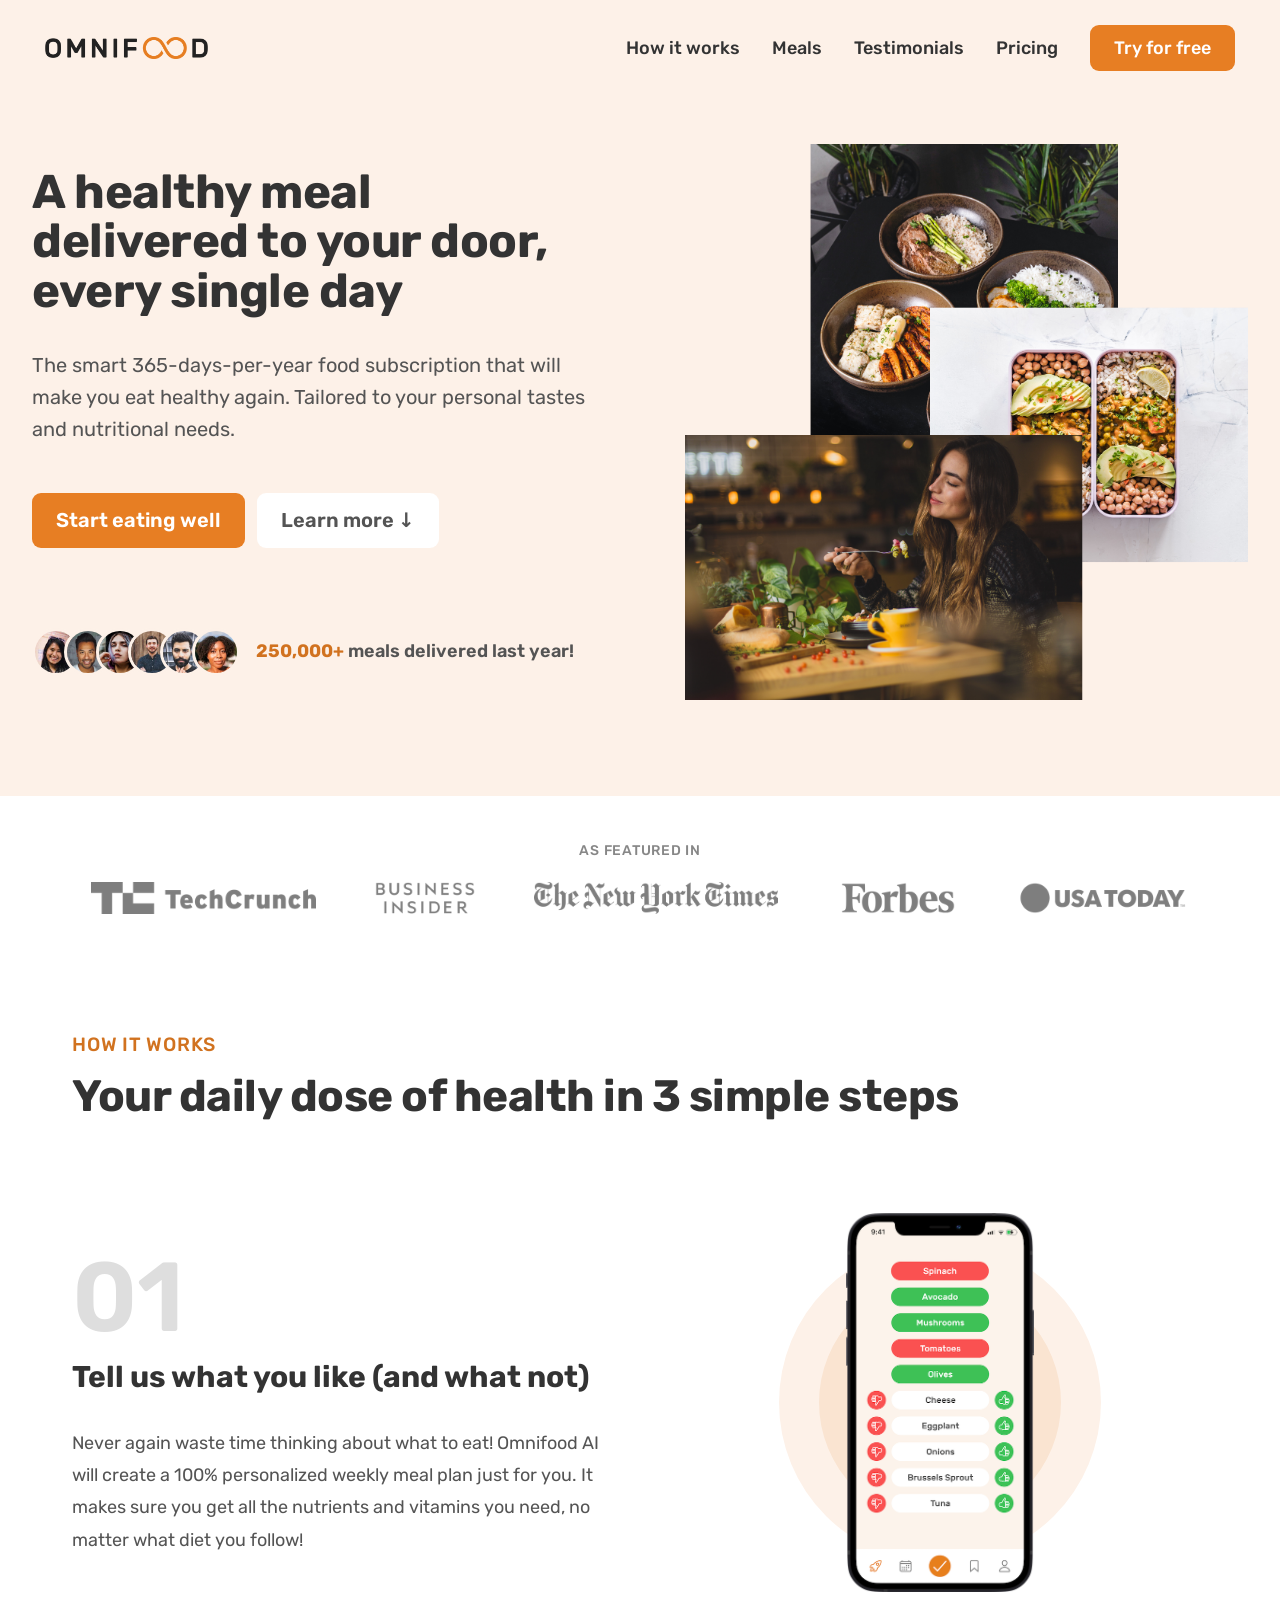
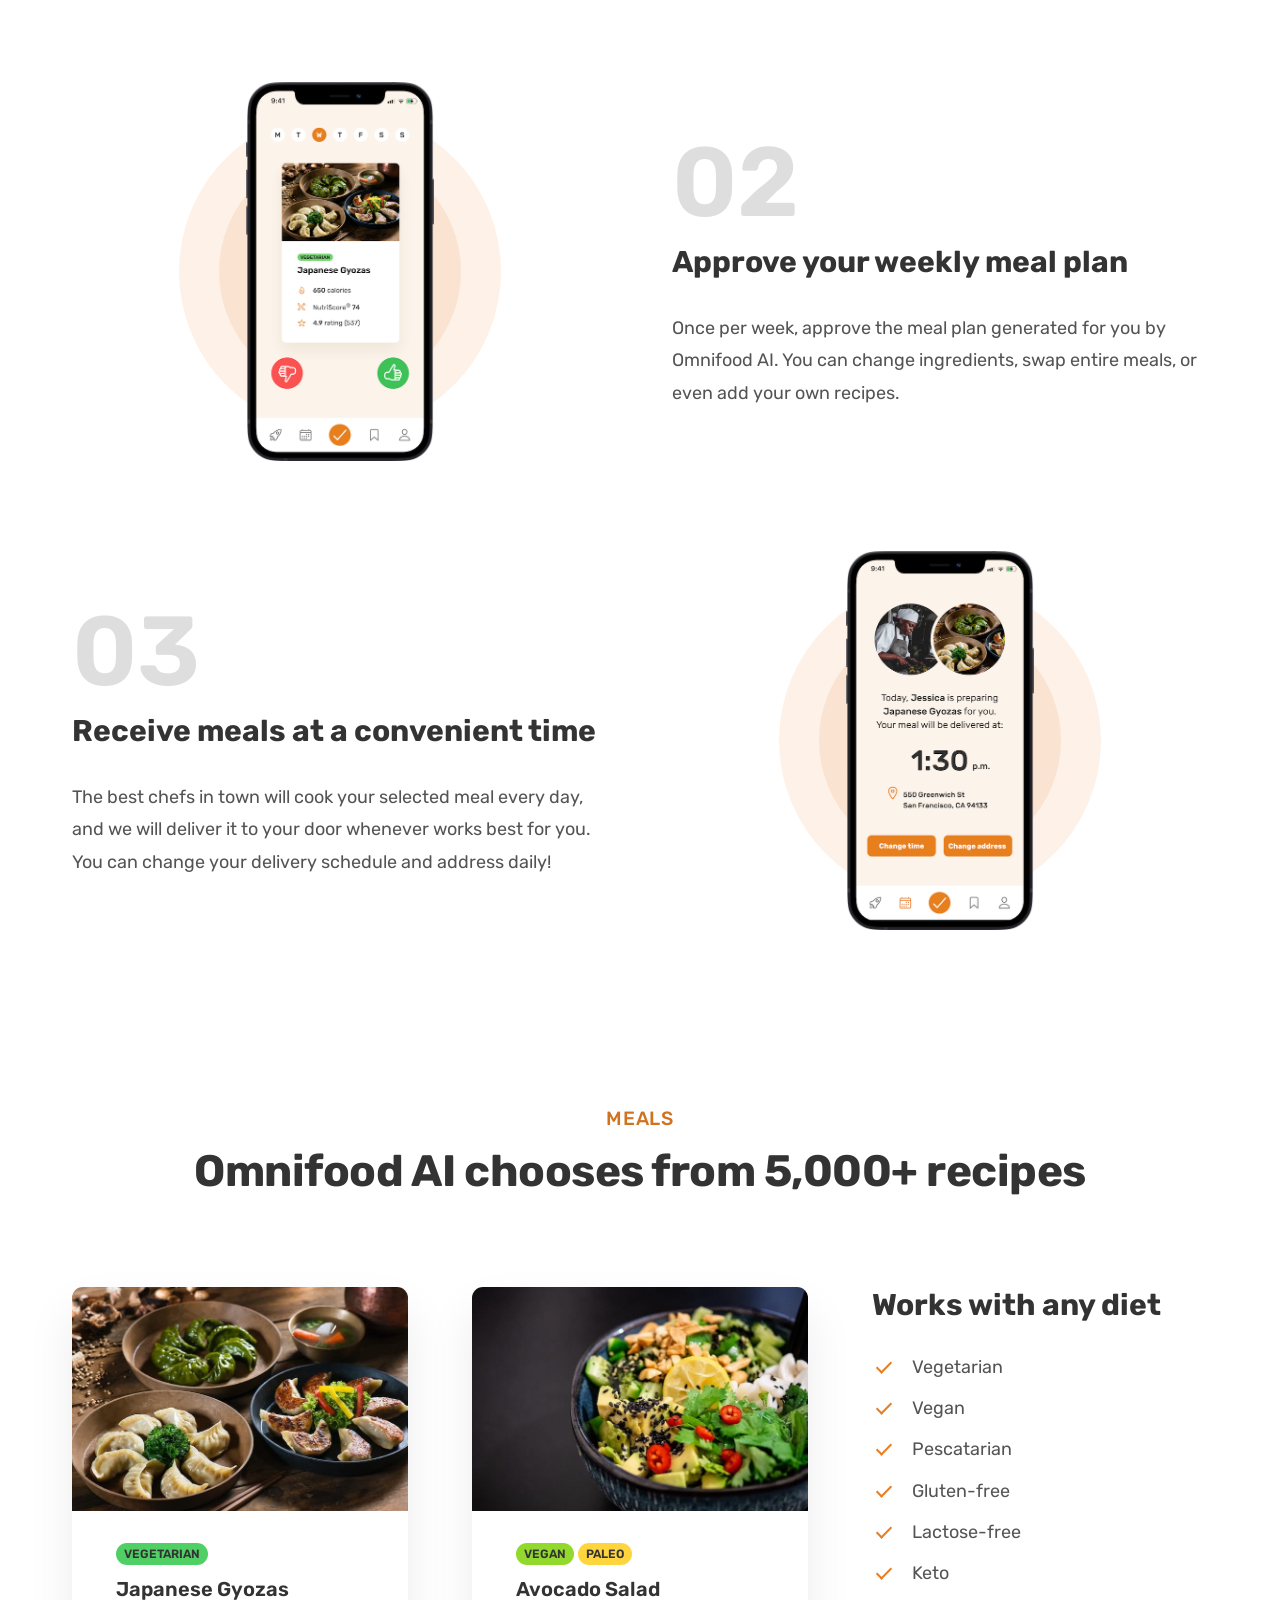
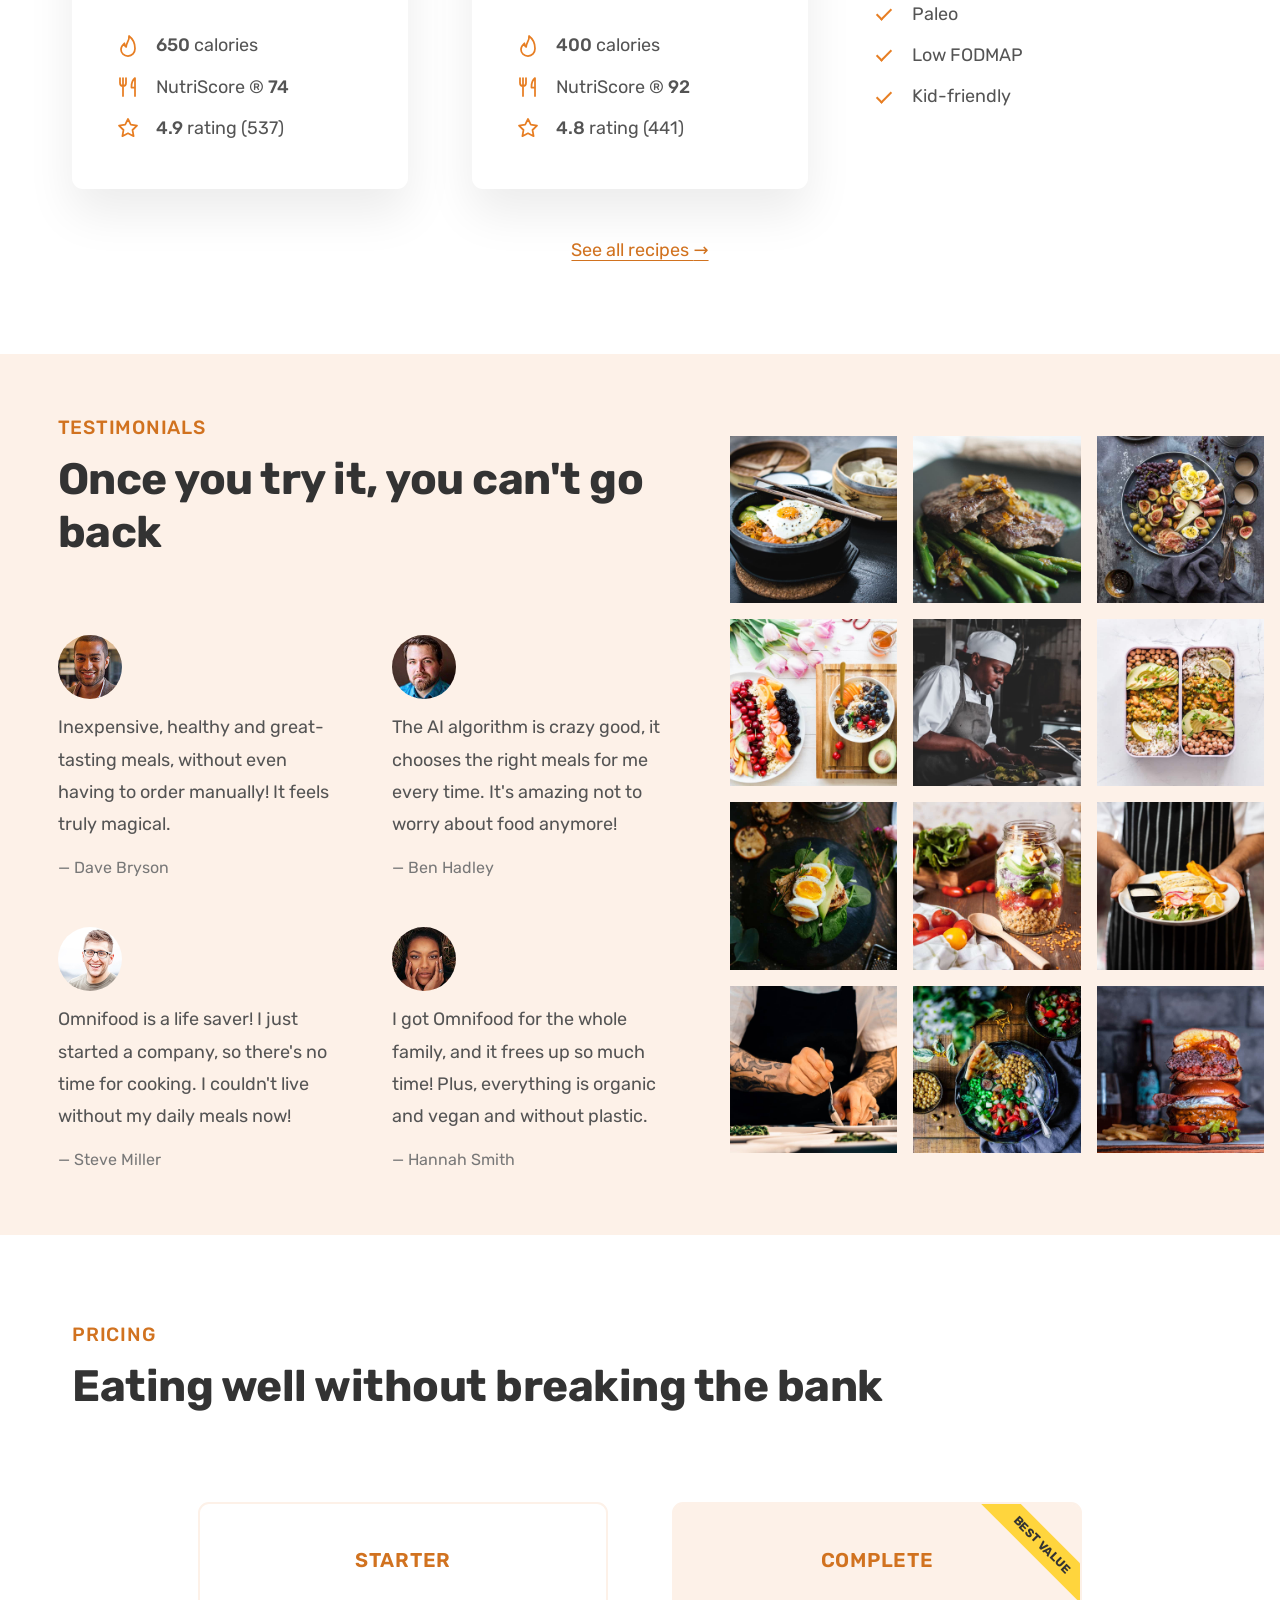
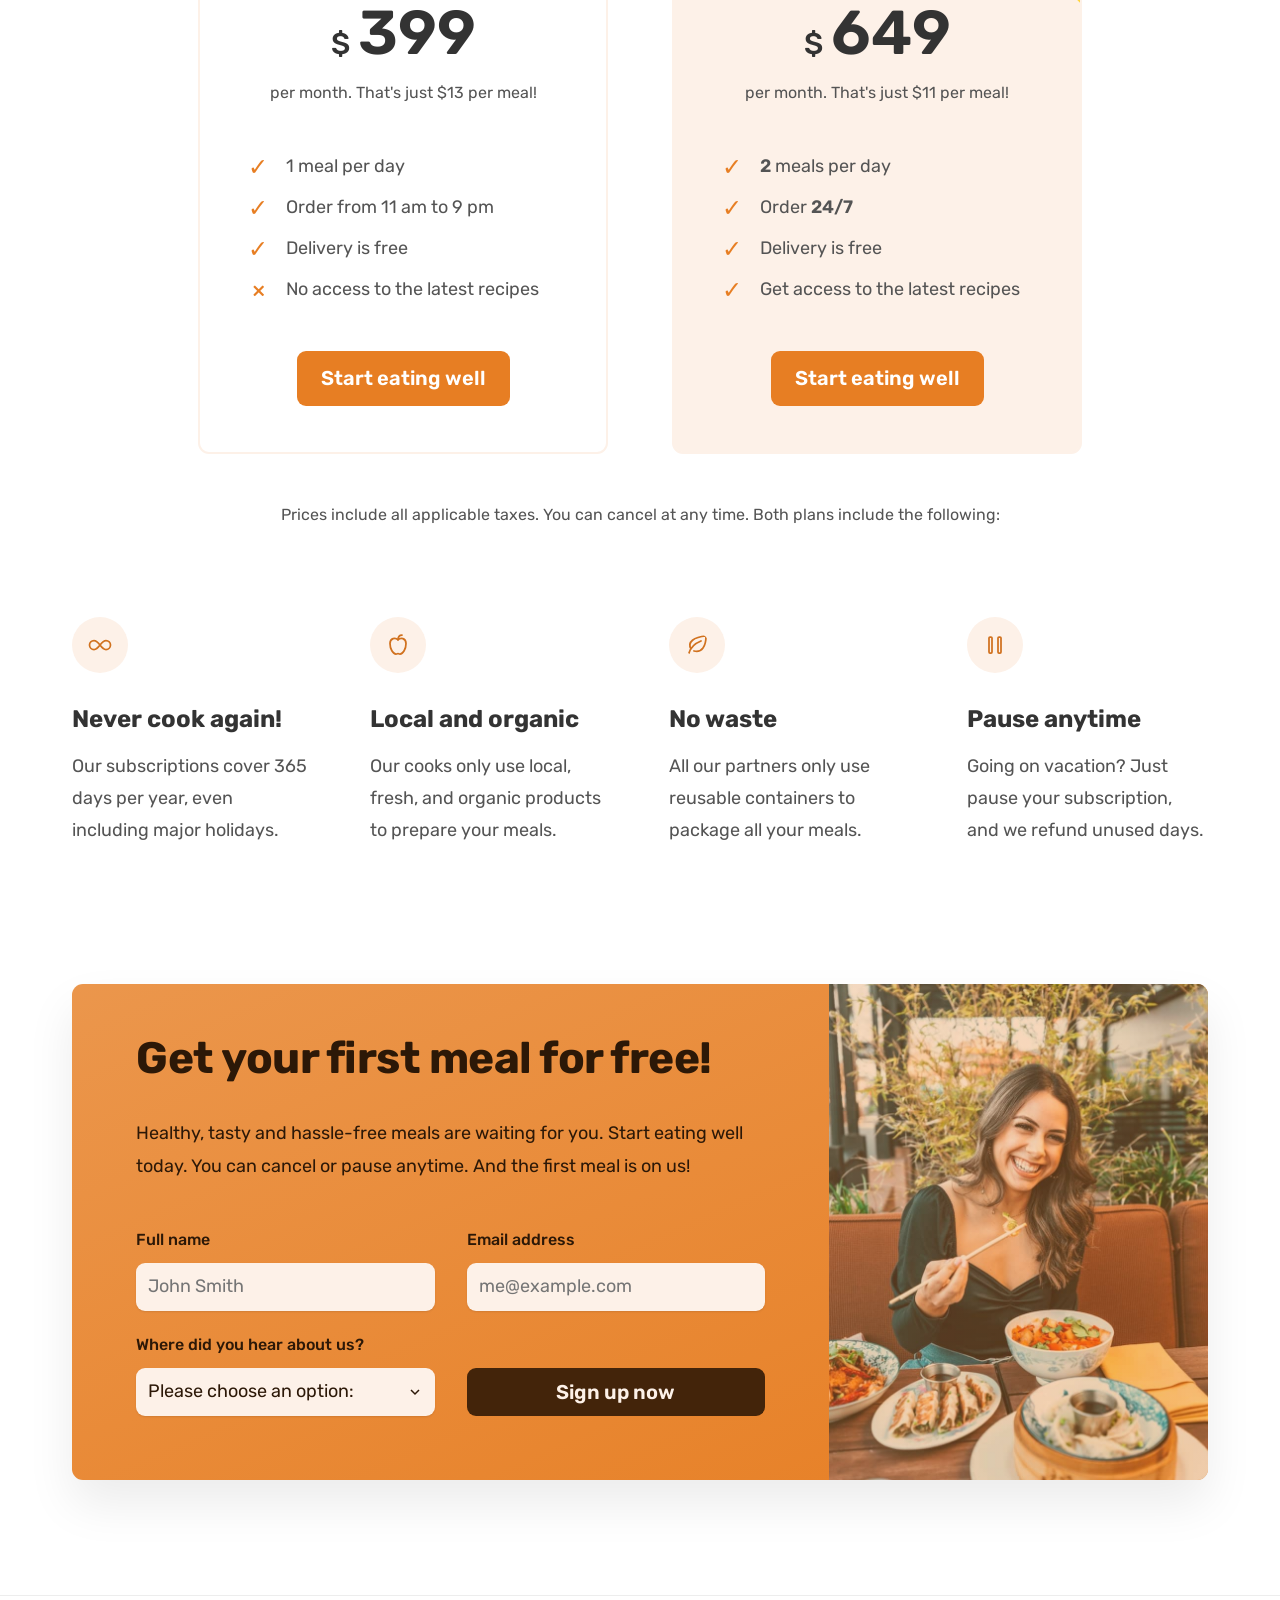
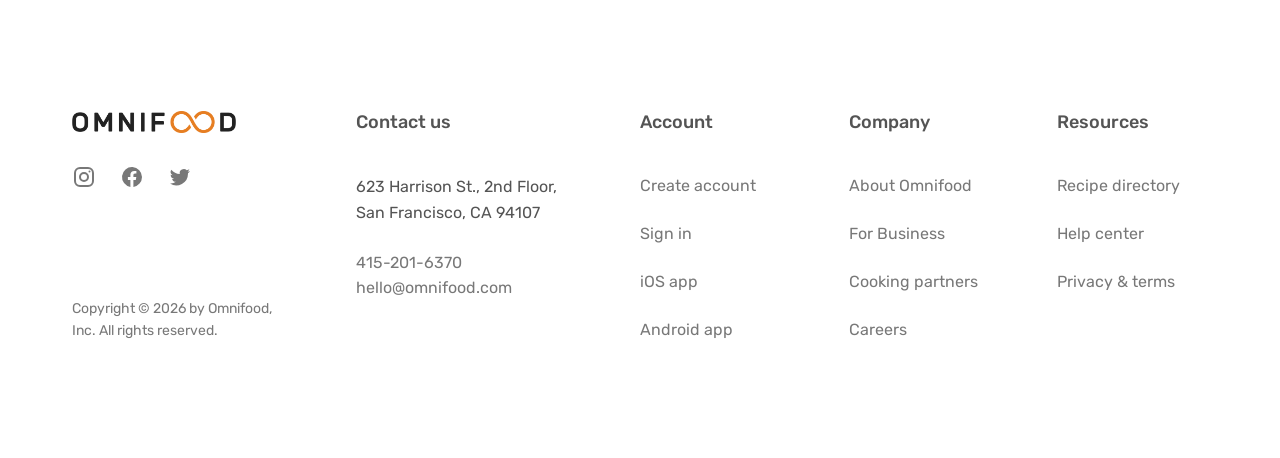
<file: index.html>
<!doctype html>

<html lang="en">
    <head>
        <meta charset="UTF-8" />
        <meta name="viewport" content="width=device-width, initial-scale=1.0" />

        <title>Omnifood — Never cook again!</title>

        <meta
            name="description"
            content="Omnifood delivers healthy meals tailored to your tastes and nutritional needs, every day of the year."
        />

        <meta name="theme-color" content="#e67e22" />
        <link rel="icon" type="image/png" href="assets/favicon.png" />

        <!-- Google Fonts -->
        <link rel="preconnect" href="https://fonts.googleapis.com" />
        <link rel="preconnect" href="https://fonts.gstatic.com" crossorigin />
        <link
            href="https://fonts.googleapis.com/css2?family=Rubik:wght@400;500;600;700&amp;display=swap"
            rel="stylesheet"
        />

        <!-- Styles -->
        <link rel="stylesheet" href="css/base.css" />
        <link rel="stylesheet" href="css/style.css" />

        <!-- Scripts -->
        <script src="js/script.js" defer></script>
    </head>

    <body id="top">
        <a class="skip-link" href="#content">Skip to content</a>

        <header class="header">
            <a class="header__brand" href="#top">
                <img
                    class="header__logo"
                    src="assets/omnifood-logo.png"
                    width="1212"
                    height="163"
                    alt="Omnifood"
                />
            </a>

            <button
                class="header__toggle"
                type="button"
                aria-controls="primary-navigation"
                aria-expanded="false"
                aria-label="Open navigation"
            >
                <svg
                    class="header__icon header__icon--open"
                    viewBox="0 0 24 24"
                    aria-hidden="true"
                >
                    <path d="M3 6h18M3 12h18M3 18h18" />
                </svg>
                <svg
                    class="header__icon header__icon--close"
                    viewBox="0 0 24 24"
                    aria-hidden="true"
                >
                    <path d="M5 5l14 14M19 5 5 19" />
                </svg>
            </button>

            <nav
                class="header__nav"
                id="primary-navigation"
                aria-label="Primary"
            >
                <ul class="header__list">
                    <!-- Add href values once the destination sections exist. -->
                    <li>
                        <a class="header__link" href="#how-it-works">
                            How it works
                        </a>
                    </li>
                    <li>
                        <a class="header__link" href="#meals"> Meals </a>
                    </li>
                    <li>
                        <a class="header__link" href="#testimonials">
                            Testimonials
                        </a>
                    </li>
                    <li>
                        <a class="header__link" href="#pricing">
                            Pricing
                        </a>
                    </li>
                    <li>
                        <a
                            class="header__link header__link--cta"
                            href="#cta"
                        >
                            Try for free
                        </a>
                    </li>
                </ul>
            </nav>
        </header>

        <main id="content" tabindex="-1">
            <section class="hero" aria-labelledby="hero-title">
                <div class="hero__inner">
                    <div class="hero__content">
                        <h1 class="hero__title" id="hero-title">
                            A healthy meal delivered to your door, every single
                            day
                        </h1>
                        <p class="hero__description">
                            The smart 365-days-per-year food subscription that
                            will make you eat healthy again. Tailored to your
                            personal tastes and nutritional needs.
                        </p>

                        <div class="hero__actions">
                            <a
                                class="hero__action hero__action--primary"
                                href="#cta"
                            >
                                Start eating well
                            </a>
                            <a
                                class="hero__action hero__action--secondary"
                                href="#how-it-works"
                            >
                                Learn more <span aria-hidden="true">↓</span>
                            </a>
                        </div>

                        <div class="hero__proof">
                            <div class="hero__avatars" aria-hidden="true">
                                <img
                                    class="hero__avatar"
                                    src="assets/customers/customer-1.jpg"
                                    width="128"
                                    height="128"
                                    alt=""
                                />
                                <img
                                    class="hero__avatar"
                                    src="assets/customers/customer-2.jpg"
                                    width="128"
                                    height="128"
                                    alt=""
                                />
                                <img
                                    class="hero__avatar"
                                    src="assets/customers/customer-3.jpg"
                                    width="128"
                                    height="128"
                                    alt=""
                                />
                                <img
                                    class="hero__avatar"
                                    src="assets/customers/customer-4.jpg"
                                    width="128"
                                    height="128"
                                    alt=""
                                />
                                <img
                                    class="hero__avatar"
                                    src="assets/customers/customer-5.jpg"
                                    width="128"
                                    height="128"
                                    alt=""
                                />
                                <img
                                    class="hero__avatar"
                                    src="assets/customers/customer-6.jpg"
                                    width="128"
                                    height="128"
                                    alt=""
                                />
                            </div>
                            <p class="hero__proof-text">
                                <strong class="hero__proof-number"
                                    >250,000+</strong
                                >
                                meals delivered last year!
                            </p>
                        </div>
                    </div>

                    <img
                        class="hero__image"
                        src="assets/hero.png"
                        width="1479"
                        height="1459"
                        alt="A woman enjoying a meal beside a collage of prepared dishes"
                        fetchpriority="high"
                    />
                </div>
            </section>

            <section class="featured" aria-labelledby="featured-title">
                <div class="featured__inner">
                    <h2 class="featured__title" id="featured-title">
                        As featured in
                    </h2>
                    <ul class="featured__logos" role="list">
                        <li>
                            <img
                                class="featured__logo"
                                src="assets/logos/techcrunch.png"
                                width="562"
                                height="80"
                                alt="TechCrunch"
                            />
                        </li>
                        <li>
                            <img
                                class="featured__logo"
                                src="assets/logos/business-insider.png"
                                width="252"
                                height="80"
                                alt="Business Insider"
                            />
                        </li>
                        <li>
                            <img
                                class="featured__logo"
                                src="assets/logos/the-new-york-times.png"
                                width="609"
                                height="80"
                                alt="The New York Times"
                            />
                        </li>
                        <li>
                            <img
                                class="featured__logo"
                                src="assets/logos/forbes.png"
                                width="306"
                                height="80"
                                alt="Forbes"
                            />
                        </li>
                        <li>
                            <img
                                class="featured__logo"
                                src="assets/logos/usa-today.png"
                                width="428"
                                height="80"
                                alt="USA Today"
                            />
                        </li>
                    </ul>
                </div>
            </section>

            <section
                class="how"
                id="how-it-works"
                aria-labelledby="how-title"
                tabindex="-1"
            >
                <div class="how__inner">
                    <p class="how__eyebrow">How it works</p>
                    <h2 class="how__title" id="how-title">
                        Your daily dose of health in 3 simple steps
                    </h2>

                    <ol class="how__steps" role="list">
                        <li class="how__step">
                            <div class="how__copy">
                                <p class="how__number" aria-hidden="true">01</p>
                                <h3 class="how__step-title">
                                    Tell us what you like (and what not)
                                </h3>
                                <p class="how__description">
                                    Never again waste time thinking about what
                                    to eat! Omnifood AI will create a 100%
                                    personalized weekly meal plan just for you.
                                    It makes sure you get all the nutrients and
                                    vitamins you need, no matter what diet you
                                    follow!
                                </p>
                            </div>
                            <div class="how__visual">
                                <img
                                    class="how__screen"
                                    src="assets/app/app-screen-1.png"
                                    width="400"
                                    height="809"
                                    loading="lazy"
                                    alt="Dietary preferences screen in the Omnifood app"
                                />
                            </div>
                        </li>
                        <li class="how__step">
                            <div class="how__copy">
                                <p class="how__number" aria-hidden="true">02</p>
                                <h3 class="how__step-title">
                                    Approve your weekly meal plan
                                </h3>
                                <p class="how__description">
                                    Once per week, approve the meal plan
                                    generated for you by Omnifood AI. You can
                                    change ingredients, swap entire meals, or
                                    even add your own recipes.
                                </p>
                            </div>
                            <div class="how__visual">
                                <img
                                    class="how__screen"
                                    src="assets/app/app-screen-2.png"
                                    width="400"
                                    height="809"
                                    loading="lazy"
                                    alt="Weekly meal plan approval screen in the Omnifood app"
                                />
                            </div>
                        </li>
                        <li class="how__step">
                            <div class="how__copy">
                                <p class="how__number" aria-hidden="true">03</p>
                                <h3 class="how__step-title">
                                    Receive meals at a convenient time
                                </h3>
                                <p class="how__description">
                                    The best chefs in town will cook your
                                    selected meal every day, and we will deliver
                                    it to your door whenever works best for you.
                                    You can change your delivery schedule and
                                    address daily!
                                </p>
                            </div>
                            <div class="how__visual">
                                <img
                                    class="how__screen"
                                    src="assets/app/app-screen-3.png"
                                    width="400"
                                    height="809"
                                    loading="lazy"
                                    alt="Delivery scheduling screen in the Omnifood app"
                                />
                            </div>
                        </li>
                    </ol>
                </div>
            </section>

            <section
                class="meals"
                id="meals"
                aria-labelledby="meals-title"
                tabindex="-1"
            >
                <div class="meals__inner">
                    <p class="meals__eyebrow">Meals</p>
                    <h2 class="meals__title" id="meals-title">
                        Omnifood AI chooses from 5,000+ recipes
                    </h2>

                    <svg class="meals__icon-defs" aria-hidden="true">
                        <symbol id="meal-icon-flame" viewBox="0 0 24 24">
                            <path
                                d="M12 22c-4 0-7-2.8-7-6.5 0-2.7 1.4-4.4 3.4-6.2-.1 2.1.9 3.2 1.8 3.6C10 9 13.8 6 13 2c4 3 6 8 6 12.5C19 19 16 22 12 22Z"
                            />
                        </symbol>
                        <symbol id="meal-icon-utensils" viewBox="0 0 24 24">
                            <path
                                d="M4 3v5a3 3 0 0 0 6 0V3M7 3v18m12 0V3c-2.2 1.8-3.5 4.8-3.5 8.5v1H19"
                            />
                        </symbol>
                        <symbol id="meal-icon-star" viewBox="0 0 24 24">
                            <path
                                d="m12 3 2.8 5.7 6.2.9-4.5 4.4 1.1 6.2-5.6-2.9-5.6 2.9 1.1-6.2L3 9.6l6.2-.9L12 3Z"
                            />
                        </symbol>
                    </svg>

                    <div class="meals__grid">
                        <article class="meal-card">
                            <img
                                class="meal-card__image"
                                src="assets/meals/meal-1.jpg"
                                width="700"
                                height="467"
                                loading="lazy"
                                alt="Pan-fried gyozas with sesame seeds"
                            />
                            <div class="meal-card__body">
                                <ul class="meal-card__tags" role="list">
                                    <li
                                        class="meal-card__tag meal-card__tag--vegetarian"
                                    >
                                        Vegetarian
                                    </li>
                                </ul>
                                <h3 class="meal-card__title">
                                    Japanese Gyozas
                                </h3>
                                <ul class="meal-card__stats" role="list">
                                    <li class="meal-card__stat">
                                        <svg
                                            class="meal-card__icon"
                                            aria-hidden="true"
                                        >
                                            <use href="#meal-icon-flame" />
                                        </svg>
                                        <span
                                            ><strong>650</strong> calories</span
                                        >
                                    </li>
                                    <li class="meal-card__stat">
                                        <svg
                                            class="meal-card__icon"
                                            aria-hidden="true"
                                        >
                                            <use href="#meal-icon-utensils" />
                                        </svg>
                                        <span
                                            >NutriScore &reg;
                                            <strong>74</strong></span
                                        >
                                    </li>
                                    <li class="meal-card__stat">
                                        <svg
                                            class="meal-card__icon"
                                            aria-hidden="true"
                                        >
                                            <use href="#meal-icon-star" />
                                        </svg>
                                        <span
                                            ><strong>4.9</strong> rating
                                            (537)</span
                                        >
                                    </li>
                                </ul>
                            </div>
                        </article>

                        <article class="meal-card">
                            <img
                                class="meal-card__image"
                                src="assets/meals/meal-2.jpg"
                                width="700"
                                height="467"
                                loading="lazy"
                                alt="Avocado salad with fresh vegetables"
                            />
                            <div class="meal-card__body">
                                <ul class="meal-card__tags" role="list">
                                    <li
                                        class="meal-card__tag meal-card__tag--vegan"
                                    >
                                        Vegan
                                    </li>
                                    <li
                                        class="meal-card__tag meal-card__tag--paleo"
                                    >
                                        Paleo
                                    </li>
                                </ul>
                                <h3 class="meal-card__title">Avocado Salad</h3>
                                <ul class="meal-card__stats" role="list">
                                    <li class="meal-card__stat">
                                        <svg
                                            class="meal-card__icon"
                                            aria-hidden="true"
                                        >
                                            <use href="#meal-icon-flame" />
                                        </svg>
                                        <span
                                            ><strong>400</strong> calories</span
                                        >
                                    </li>
                                    <li class="meal-card__stat">
                                        <svg
                                            class="meal-card__icon"
                                            aria-hidden="true"
                                        >
                                            <use href="#meal-icon-utensils" />
                                        </svg>
                                        <span
                                            >NutriScore &reg;
                                            <strong>92</strong></span
                                        >
                                    </li>
                                    <li class="meal-card__stat">
                                        <svg
                                            class="meal-card__icon"
                                            aria-hidden="true"
                                        >
                                            <use href="#meal-icon-star" />
                                        </svg>
                                        <span
                                            ><strong>4.8</strong> rating
                                            (441)</span
                                        >
                                    </li>
                                </ul>
                            </div>
                        </article>

                        <div class="meals__diets">
                            <h3 class="meals__diet-title">
                                Works with any diet
                            </h3>
                            <ul class="meals__diet-list" role="list">
                                <li class="meals__diet">Vegetarian</li>
                                <li class="meals__diet">Vegan</li>
                                <li class="meals__diet">Pescatarian</li>
                                <li class="meals__diet">Gluten-free</li>
                                <li class="meals__diet">Lactose-free</li>
                                <li class="meals__diet">Keto</li>
                                <li class="meals__diet">Paleo</li>
                                <li class="meals__diet">Low FODMAP</li>
                                <li class="meals__diet">Kid-friendly</li>
                            </ul>
                        </div>
                    </div>

                    <p class="meals__recipes">
                        <a
                            class="meals__recipe-link"
                            role="link"
                            aria-disabled="true"
                        >
                            See all recipes <span aria-hidden="true">→</span>
                        </a>
                    </p>
                </div>
            </section>

            <section
                class="testimonials"
                id="testimonials"
                aria-labelledby="testimonials-title"
                tabindex="-1"
            >
                <div class="testimonials__content">
                    <p class="testimonials__eyebrow">Testimonials</p>
                    <h2 class="testimonials__title" id="testimonials-title">
                        Once you try it, you can't go back
                    </h2>

                    <div class="testimonials__quotes">
                        <figure class="testimonials__quote">
                            <img
                                class="testimonials__portrait"
                                src="assets/customers/dave.jpg"
                                width="128"
                                height="128"
                                loading="lazy"
                                alt=""
                            />
                            <blockquote class="testimonials__text">
                                <p>
                                    Inexpensive, healthy and great-tasting
                                    meals, without even having to order
                                    manually! It feels truly magical.
                                </p>
                            </blockquote>
                            <figcaption class="testimonials__name">
                                &mdash; Dave Bryson
                            </figcaption>
                        </figure>

                        <figure class="testimonials__quote">
                            <img
                                class="testimonials__portrait"
                                src="assets/customers/ben.jpg"
                                width="128"
                                height="128"
                                loading="lazy"
                                alt=""
                            />
                            <blockquote class="testimonials__text">
                                <p>
                                    The AI algorithm is crazy good, it chooses
                                    the right meals for me every time. It's
                                    amazing not to worry about food anymore!
                                </p>
                            </blockquote>
                            <figcaption class="testimonials__name">
                                &mdash; Ben Hadley
                            </figcaption>
                        </figure>

                        <figure class="testimonials__quote">
                            <img
                                class="testimonials__portrait"
                                src="assets/customers/steve.jpg"
                                width="128"
                                height="128"
                                loading="lazy"
                                alt=""
                            />
                            <blockquote class="testimonials__text">
                                <p>
                                    Omnifood is a life saver! I just started a
                                    company, so there's no time for cooking. I
                                    couldn't live without my daily meals now!
                                </p>
                            </blockquote>
                            <figcaption class="testimonials__name">
                                &mdash; Steve Miller
                            </figcaption>
                        </figure>

                        <figure class="testimonials__quote">
                            <img
                                class="testimonials__portrait"
                                src="assets/customers/hannah.jpg"
                                width="128"
                                height="128"
                                loading="lazy"
                                alt=""
                            />
                            <blockquote class="testimonials__text">
                                <p>
                                    I got Omnifood for the whole family, and it
                                    frees up so much time! Plus, everything is
                                    organic and vegan and without plastic.
                                </p>
                            </blockquote>
                            <figcaption class="testimonials__name">
                                &mdash; Hannah Smith
                            </figcaption>
                        </figure>
                    </div>
                </div>

                <ul
                    class="testimonials__gallery"
                    role="list"
                    aria-label="Food gallery"
                >
                    <li class="testimonials__tile">
                        <img
                            src="assets/gallery/gallery-1.jpg"
                            width="800"
                            height="800"
                            loading="lazy"
                            alt="Rice bowl topped with a fried egg"
                        />
                    </li>
                    <li class="testimonials__tile">
                        <img
                            src="assets/gallery/gallery-2.jpg"
                            width="800"
                            height="800"
                            loading="lazy"
                            alt="Steak with green beans"
                        />
                    </li>
                    <li class="testimonials__tile">
                        <img
                            src="assets/gallery/gallery-3.jpg"
                            width="800"
                            height="800"
                            loading="lazy"
                            alt="Platter of fresh figs, eggs, and vegetables"
                        />
                    </li>
                    <li class="testimonials__tile">
                        <img
                            src="assets/gallery/gallery-4.jpg"
                            width="800"
                            height="800"
                            loading="lazy"
                            alt="Fresh fruit and a breakfast bowl topped with berries"
                        />
                    </li>
                    <li class="testimonials__tile">
                        <img
                            src="assets/gallery/gallery-5.jpg"
                            width="800"
                            height="800"
                            loading="lazy"
                            alt="Chef preparing a dish in a kitchen"
                        />
                    </li>
                    <li class="testimonials__tile">
                        <img
                            src="assets/gallery/gallery-6.jpg"
                            width="800"
                            height="800"
                            loading="lazy"
                            alt="Meal-prep containers with chickpeas and sliced avocado"
                        />
                    </li>
                    <li class="testimonials__tile">
                        <img
                            src="assets/gallery/gallery-7.jpg"
                            width="800"
                            height="800"
                            loading="lazy"
                            alt="Toast with greens and sliced soft-boiled egg"
                        />
                    </li>
                    <li class="testimonials__tile">
                        <img
                            src="assets/gallery/gallery-8.jpg"
                            width="800"
                            height="800"
                            loading="lazy"
                            alt="Layered salad in a glass jar"
                        />
                    </li>
                    <li class="testimonials__tile">
                        <img
                            src="assets/gallery/gallery-9.jpg"
                            width="800"
                            height="800"
                            loading="lazy"
                            alt="A plate with a sandwich and fries"
                        />
                    </li>
                    <li class="testimonials__tile">
                        <img
                            src="assets/gallery/gallery-10.jpg"
                            width="800"
                            height="800"
                            loading="lazy"
                            alt="Cook plating a dish with tweezers"
                        />
                    </li>
                    <li class="testimonials__tile">
                        <img
                            src="assets/gallery/gallery-11.jpg"
                            width="800"
                            height="800"
                            loading="lazy"
                            alt="Grain bowl with herbs and diced vegetables"
                        />
                    </li>
                    <li class="testimonials__tile">
                        <img
                            src="assets/gallery/gallery-12.jpg"
                            width="800"
                            height="800"
                            loading="lazy"
                            alt="Burger stacked with patties and melted cheese"
                        />
                    </li>
                </ul>
            </section>

            <section
                class="pricing"
                id="pricing"
                aria-labelledby="pricing-title"
                tabindex="-1"
            >
                <div class="pricing__inner">
                    <p class="pricing__eyebrow">Pricing</p>
                    <h2 class="pricing__title" id="pricing-title">
                        Eating well without breaking the bank
                    </h2>

                    <div class="pricing__plans">
                        <article class="pricing__plan" aria-labelledby="starter-title">
                            <header class="pricing__plan-heading">
                                <h3 class="pricing__plan-name" id="starter-title">
                                    Starter
                                </h3>
                                <p class="pricing__price">
                                    <span class="pricing__currency">$</span>399
                                </p>
                                <p class="pricing__price-note">
                                    per month. That's just $13 per meal!
                                </p>
                            </header>
                            <ul class="pricing__perks" role="list">
                                <li class="pricing__perk">
                                    <span class="pricing__mark" aria-hidden="true">✓</span>
                                    <span>1 meal per day</span>
                                </li>
                                <li class="pricing__perk">
                                    <span class="pricing__mark" aria-hidden="true">✓</span>
                                    <span>Order from 11 am to 9 pm</span>
                                </li>
                                <li class="pricing__perk">
                                    <span class="pricing__mark" aria-hidden="true">✓</span>
                                    <span>Delivery is free</span>
                                </li>
                                <li class="pricing__perk">
                                    <span class="pricing__mark" aria-hidden="true">×</span>
                                    <span>No access to the latest recipes</span>
                                </li>
                            </ul>
                            <a
                                class="pricing__action"
                                href="#cta"
                                aria-label="Start eating well with Starter"
                            >
                                Start eating well
                            </a>
                        </article>

                        <article
                            class="pricing__plan pricing__plan--complete"
                            aria-labelledby="complete-title"
                        >
                            <p class="pricing__ribbon">Best value</p>
                            <header class="pricing__plan-heading">
                                <h3 class="pricing__plan-name" id="complete-title">
                                    Complete
                                </h3>
                                <p class="pricing__price">
                                    <span class="pricing__currency">$</span>649
                                </p>
                                <p class="pricing__price-note">
                                    per month. That's just $11 per meal!
                                </p>
                            </header>
                            <ul class="pricing__perks" role="list">
                                <li class="pricing__perk">
                                    <span class="pricing__mark" aria-hidden="true">✓</span>
                                    <span><strong>2</strong> meals per day</span>
                                </li>
                                <li class="pricing__perk">
                                    <span class="pricing__mark" aria-hidden="true">✓</span>
                                    <span>Order <strong>24/7</strong></span>
                                </li>
                                <li class="pricing__perk">
                                    <span class="pricing__mark" aria-hidden="true">✓</span>
                                    <span>Delivery is free</span>
                                </li>
                                <li class="pricing__perk">
                                    <span class="pricing__mark" aria-hidden="true">✓</span>
                                    <span>Get access to the latest recipes</span>
                                </li>
                            </ul>
                            <a
                                class="pricing__action"
                                href="#cta"
                                aria-label="Start eating well with Complete"
                            >
                                Start eating well
                            </a>
                        </article>
                    </div>

                    <p class="pricing__details">
                        Prices include all applicable taxes. You can cancel at
                        any time. Both plans include the following:
                    </p>

                    <ul class="pricing__features" role="list">
                        <li>
                            <svg class="pricing__icon" viewBox="0 0 24 24" aria-hidden="true">
                                <path d="M12 12c-2.2-3-4-4.5-6-4.5a4.5 4.5 0 1 0 0 9c2 0 3.8-1.5 6-4.5s4-4.5 6-4.5a4.5 4.5 0 1 1 0 9c-2 0-3.8-1.5-6-4.5Z" />
                            </svg>
                            <h3 class="pricing__feature-title">Never cook again!</h3>
                            <p class="pricing__feature-text">
                                Our subscriptions cover 365 days per year, even
                                including major holidays.
                            </p>
                        </li>
                        <li>
                            <svg class="pricing__icon" viewBox="0 0 24 24" aria-hidden="true">
                                <path d="M12 7c-2.5-3-8-2-8 3.5C4 16 7 21 10 21c1 0 1.5-.5 2-.5s1 .5 2 .5c3 0 6-5 6-10.5C20 5 14.5 4 12 7Zm0 0c0-3 1.5-5 4-5" />
                            </svg>
                            <h3 class="pricing__feature-title">Local and organic</h3>
                            <p class="pricing__feature-text">
                                Our cooks only use local, fresh, and organic
                                products to prepare your meals.
                            </p>
                        </li>
                        <li>
                            <svg class="pricing__icon" viewBox="0 0 24 24" aria-hidden="true">
                                <path d="M4 20c2-7 7-10 12-12M6 16C2 9 9 4 21 3c0 10-4 17-12 15" />
                            </svg>
                            <h3 class="pricing__feature-title">No waste</h3>
                            <p class="pricing__feature-text">
                                All our partners only use reusable containers to
                                package all your meals.
                            </p>
                        </li>
                        <li>
                            <svg class="pricing__icon" viewBox="0 0 24 24" aria-hidden="true">
                                <rect x="6" y="4" width="3" height="16" rx="1" />
                                <rect x="15" y="4" width="3" height="16" rx="1" />
                            </svg>
                            <h3 class="pricing__feature-title">Pause anytime</h3>
                            <p class="pricing__feature-text">
                                Going on vacation? Just pause your subscription,
                                and we refund unused days.
                            </p>
                        </li>
                    </ul>
                </div>
            </section>

            <section
                class="cta"
                id="cta"
                aria-labelledby="cta-title"
                tabindex="-1"
            >
                <div class="cta__panel">
                    <div class="cta__content">
                        <h2 class="cta__title" id="cta-title">
                            Get your first meal for free!
                        </h2>
                        <p class="cta__description">
                            Healthy, tasty and hassle-free meals are waiting for
                            you. Start eating well today. You can cancel or pause
                            anytime. And the first meal is on us!
                        </p>

                        <form class="cta__form" method="post">
                            <div class="cta__field">
                                <label for="full-name">Full name</label>
                                <input
                                    type="text"
                                    id="full-name"
                                    name="full-name"
                                    autocomplete="name"
                                    placeholder="John Smith"
                                    required
                                />
                            </div>

                            <div class="cta__field">
                                <label for="email">Email address</label>
                                <input
                                    type="email"
                                    id="email"
                                    name="email"
                                    autocomplete="email"
                                    placeholder="me@example.com"
                                    required
                                />
                            </div>

                            <div class="cta__field">
                                <label for="referral">Where did you hear about us?</label>
                                <div class="cta__select">
                                    <select id="referral" name="referral">
                                        <option value="">Please choose an option:</option>
                                        <option value="friends">Friends and family</option>
                                        <option value="youtube">YouTube video</option>
                                        <option value="podcast">Podcast</option>
                                        <option value="ad">Facebook ad</option>
                                        <option value="other">Other</option>
                                    </select>
                                    <svg
                                        class="cta__select-icon"
                                        viewBox="0 0 16 16"
                                        fill="none"
                                        stroke="currentColor"
                                        stroke-width="1.5"
                                        aria-hidden="true"
                                    >
                                        <path d="m4 6 4 4 4-4" />
                                    </svg>
                                </div>
                            </div>

                            <button class="cta__submit" type="submit" disabled>
                                Sign up now
                            </button>
                        </form>
                        <p class="cta__status" role="status"></p>
                        <noscript>
                            <p class="cta__status">Sign-up is not available here.</p>
                        </noscript>
                    </div>

                    <div class="cta__visual">
                        <img
                            class="cta__image"
                            src="assets/eating.jpg"
                            alt="Woman enjoying a meal"
                            width="800"
                            height="1000"
                            loading="lazy"
                        />
                    </div>
                </div>
            </section>
        </main>

        <footer class="footer">
            <div class="footer__inner">
                <div class="footer__brand">
                    <a class="footer__home" href="#top">
                        <img
                            class="footer__logo"
                            src="assets/omnifood-logo.png"
                            width="1212"
                            height="163"
                            alt="Omnifood"
                            loading="lazy"
                        />
                    </a>

                    <ul class="footer__socials" role="list" aria-label="Social media">
                        <li>
                            <a class="footer__link" role="link" aria-disabled="true" aria-label="Instagram">
                                <svg class="footer__icon" viewBox="0 0 24 24" aria-hidden="true">
                                    <rect x="3" y="3" width="18" height="18" rx="5" fill="none" stroke="currentColor" stroke-width="2" />
                                    <circle cx="12" cy="12" r="4" fill="none" stroke="currentColor" stroke-width="2" />
                                    <circle cx="17.5" cy="6.5" r="1" />
                                </svg>
                            </a>
                        </li>
                        <li>
                            <a class="footer__link" role="link" aria-disabled="true" aria-label="Facebook">
                                <svg class="footer__icon" viewBox="0 0 24 24" aria-hidden="true">
                                    <path d="M22 12a10 10 0 1 0-11.6 9.9v-7h-2.5V12h2.5V9.8c0-2.5 1.5-3.9 3.8-3.9 1.1 0 2.2.2 2.2.2v2.5h-1.3c-1.3 0-1.7.8-1.7 1.6V12h2.9l-.5 2.9h-2.4v7A10 10 0 0 0 22 12Z" />
                                </svg>
                            </a>
                        </li>
                        <li>
                            <a class="footer__link" role="link" aria-disabled="true" aria-label="Twitter">
                                <svg class="footer__icon" viewBox="0 0 24 24" aria-hidden="true">
                                    <path d="M22 5.9a8 8 0 0 1-2.4.7 4.2 4.2 0 0 0 1.8-2.3 8.3 8.3 0 0 1-2.6 1 4.1 4.1 0 0 0-7 3.7 11.7 11.7 0 0 1-8.5-4.3 4.1 4.1 0 0 0 1.3 5.5 4 4 0 0 1-1.9-.5 4.1 4.1 0 0 0 3.3 4.1 4.1 4.1 0 0 1-1.9.1 4.1 4.1 0 0 0 3.8 2.9A8.3 8.3 0 0 1 2 18.5a11.7 11.7 0 0 0 18-9.8v-.5a8.3 8.3 0 0 0 2-2.3Z" />
                                </svg>
                            </a>
                        </li>
                    </ul>

                    <p class="footer__copyright">
                        Copyright &copy; <span class="footer__year">2026</span>
                        by Omnifood, Inc. All rights reserved.
                    </p>
                </div>

                <div class="footer__contact">
                    <h2 class="footer__heading">Contact us</h2>
                    <address class="footer__address">
                        <p>623 Harrison St., 2nd Floor, San Francisco, CA 94107</p>
                        <p>
                            <a class="footer__link" href="tel:+14152016370">
                                415-201-6370
                            </a>
                            <br />
                            <a class="footer__link" href="mailto:hello@omnifood.com">
                                hello@omnifood.com
                            </a>
                        </p>
                    </address>
                </div>

                <div class="footer__group">
                    <h2 class="footer__heading">Account</h2>
                    <ul class="footer__list" role="list">
                        <li><a class="footer__link" role="link" aria-disabled="true">Create account</a></li>
                        <li><a class="footer__link" role="link" aria-disabled="true">Sign in</a></li>
                        <li><a class="footer__link" role="link" aria-disabled="true">iOS app</a></li>
                        <li><a class="footer__link" role="link" aria-disabled="true">Android app</a></li>
                    </ul>
                </div>

                <div class="footer__group">
                    <h2 class="footer__heading">Company</h2>
                    <ul class="footer__list" role="list">
                        <li><a class="footer__link" role="link" aria-disabled="true">About Omnifood</a></li>
                        <li><a class="footer__link" role="link" aria-disabled="true">For Business</a></li>
                        <li><a class="footer__link" role="link" aria-disabled="true">Cooking partners</a></li>
                        <li><a class="footer__link" role="link" aria-disabled="true">Careers</a></li>
                    </ul>
                </div>

                <div class="footer__group">
                    <h2 class="footer__heading">Resources</h2>
                    <ul class="footer__list" role="list">
                        <li><a class="footer__link" role="link" aria-disabled="true">Recipe directory</a></li>
                        <li><a class="footer__link" role="link" aria-disabled="true">Help center</a></li>
                        <li><a class="footer__link" role="link" aria-disabled="true">Privacy &amp; terms</a></li>
                    </ul>
                </div>
            </div>
        </footer>
    </body>
</html>
</file>
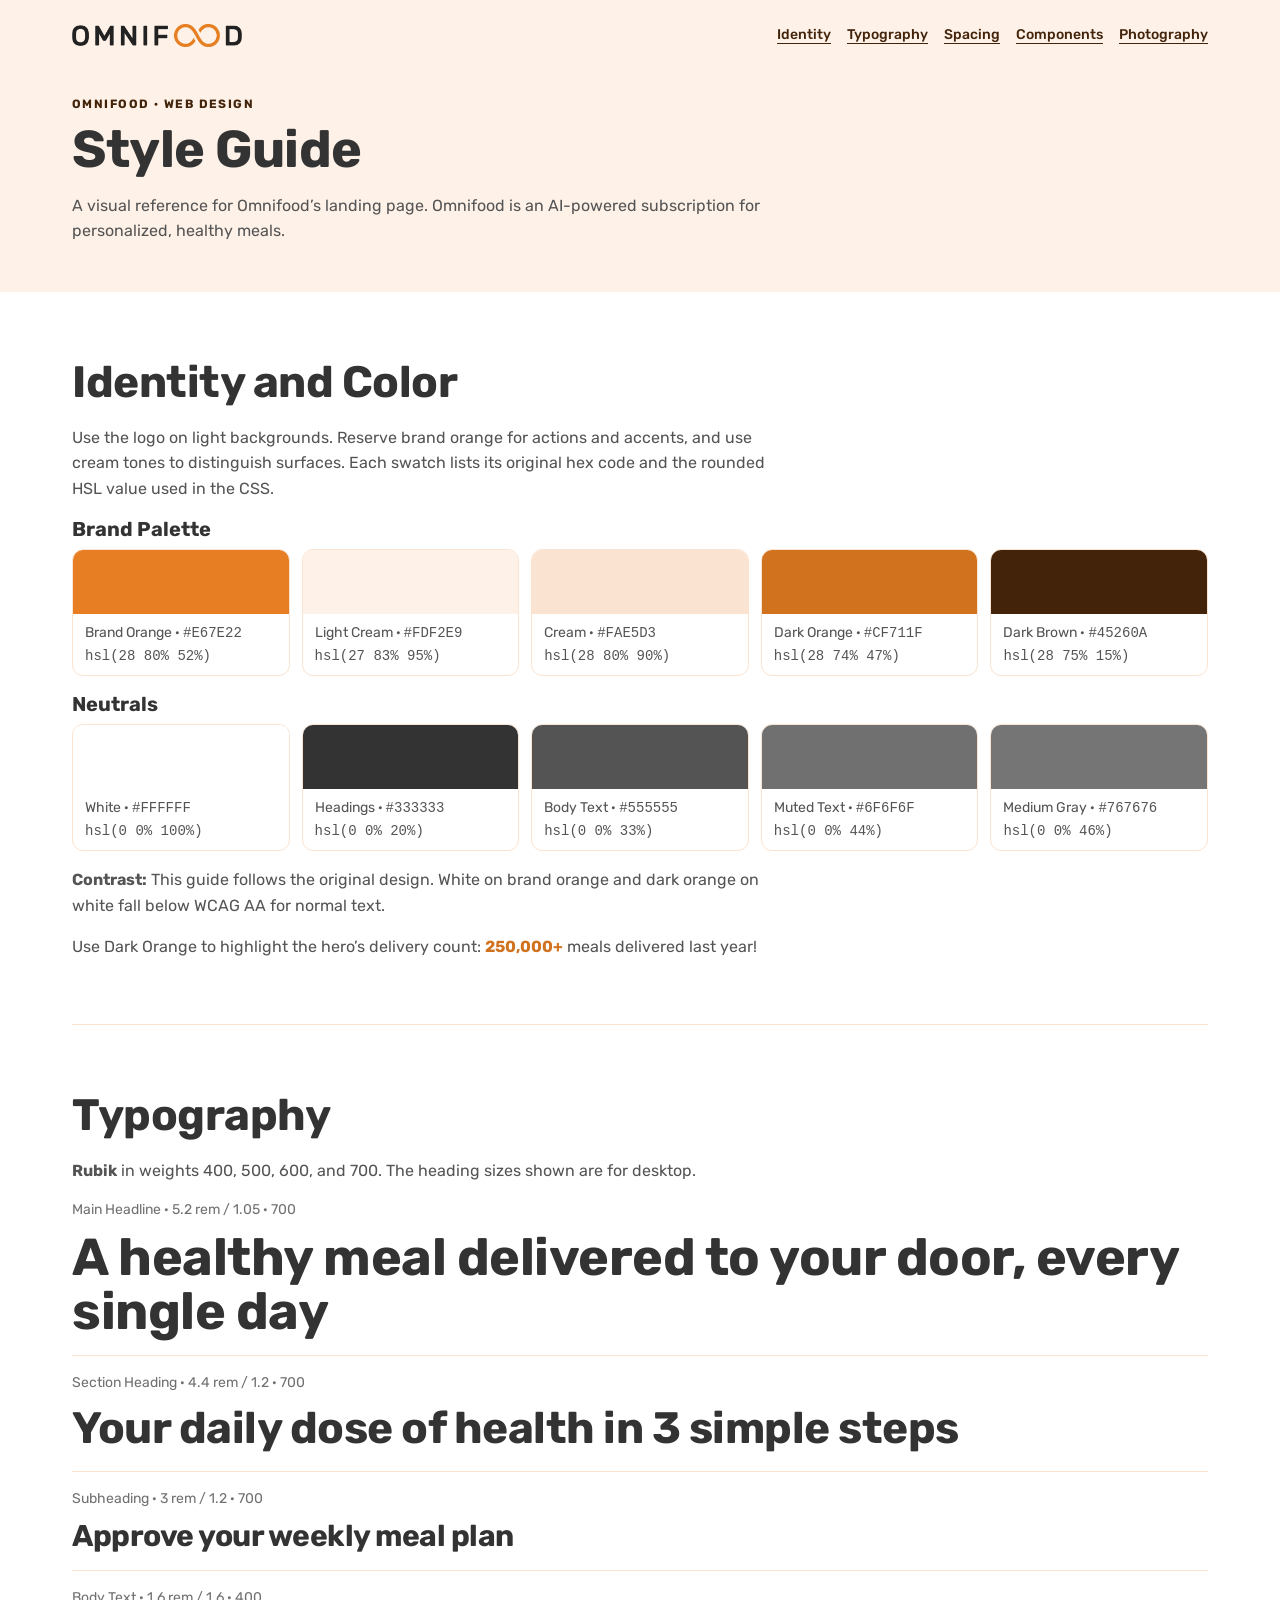
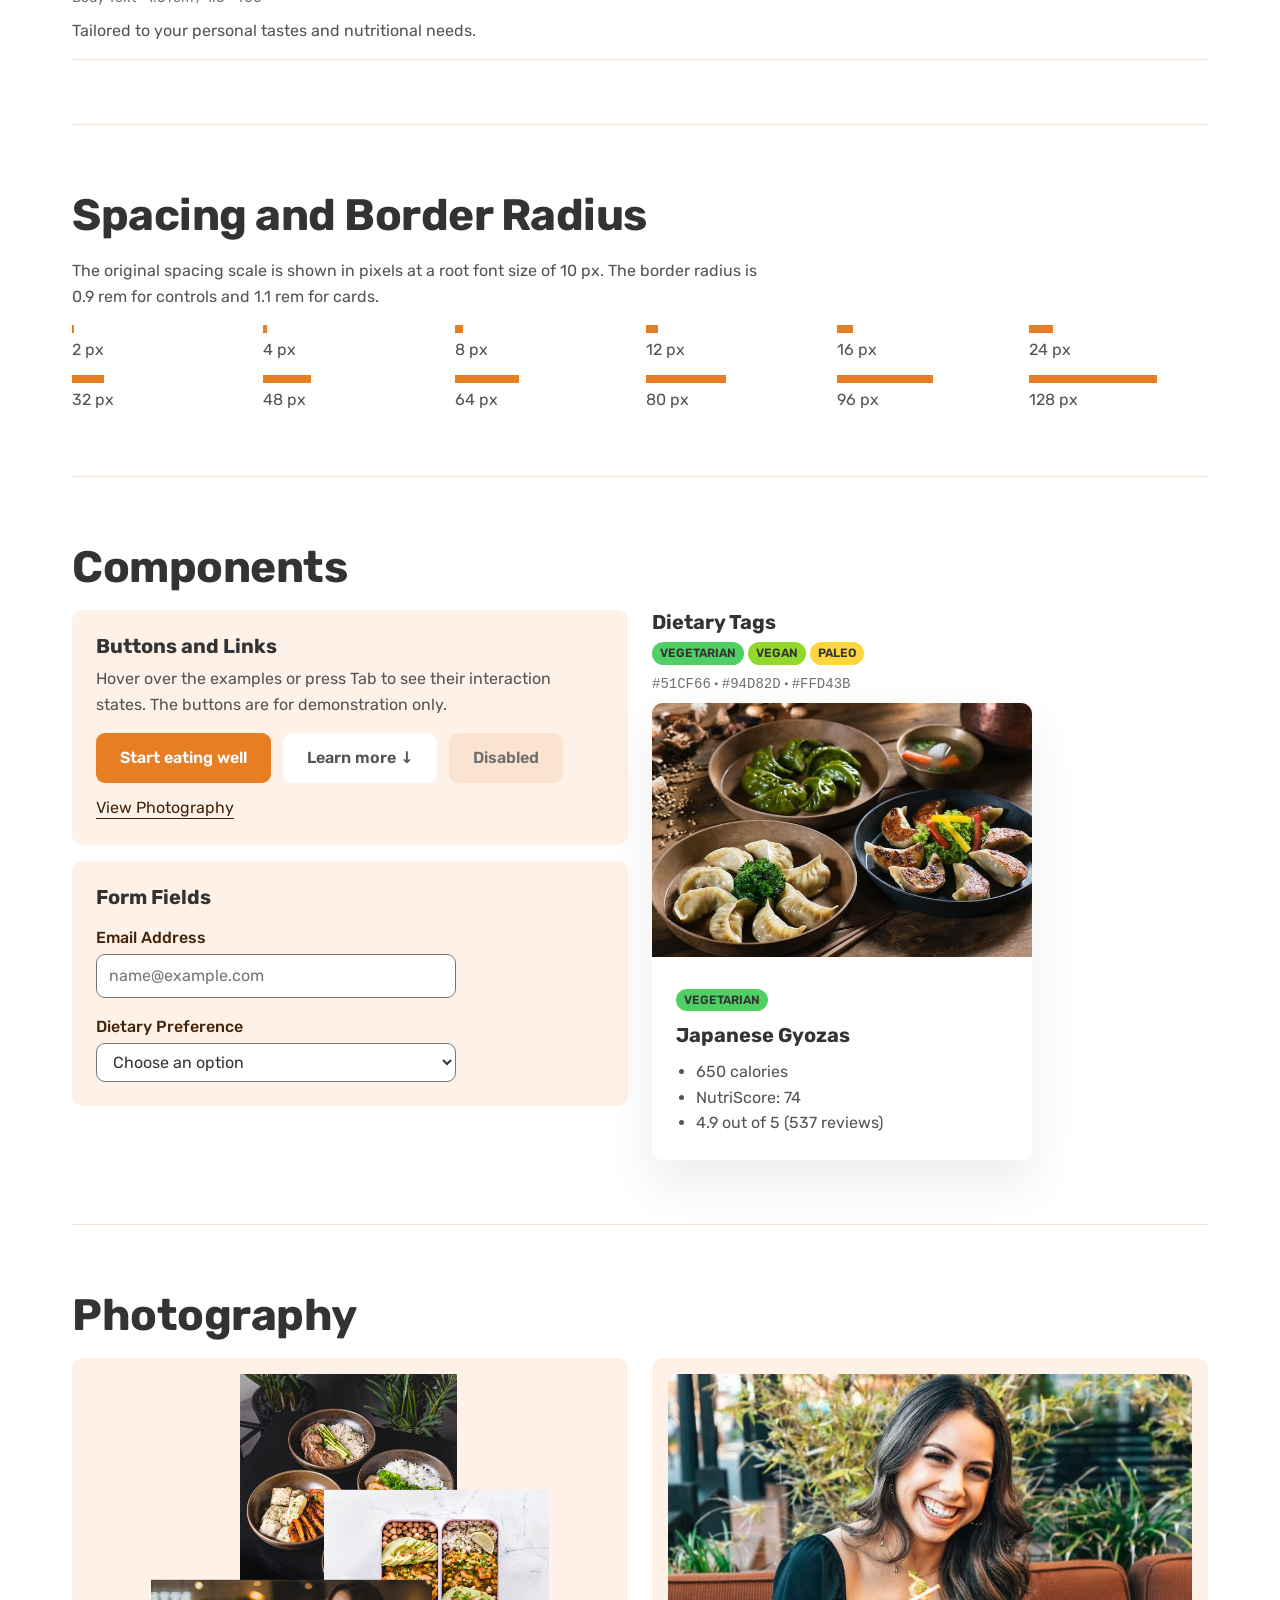
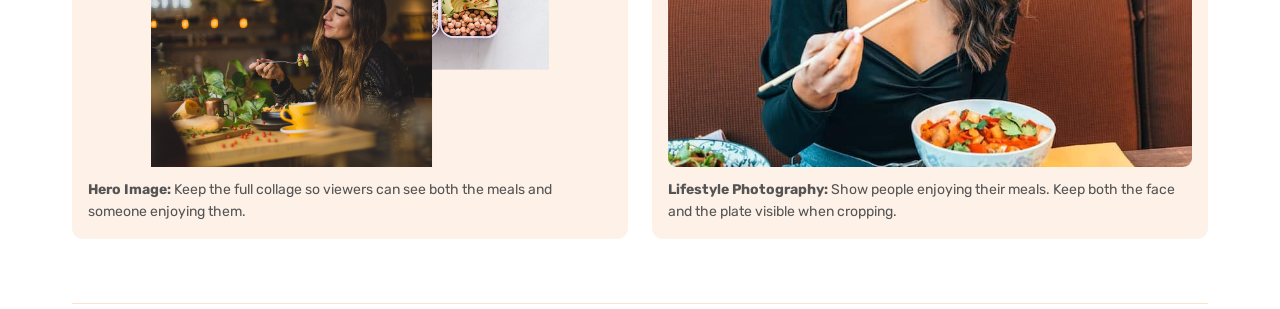
<file: Style guide/index.html>
<!doctype html>
<html lang="en">
    <head>
        <meta charset="UTF-8" />
        <meta name="viewport" content="width=device-width, initial-scale=1.0" />
        <title>Style Guide | Omnifood</title>
        <meta
            name="description"
            content="Omnifood’s visual identity, typography, and components."
        />
        <link rel="icon" href="../assets/favicon.png" />
        <link rel="preconnect" href="https://fonts.googleapis.com" />
        <link rel="preconnect" href="https://fonts.gstatic.com" crossorigin />
        <link
            href="https://fonts.googleapis.com/css2?family=Rubik:wght@400;500;600;700&amp;display=swap"
            rel="stylesheet"
        />
        <link rel="stylesheet" href="style.css" />
    </head>
    <body>
        <a class="skip-link" href="#content">Skip to content</a>
        <header class="page-header">
            <div class="container">
                <div class="masthead">
                    <img
                        class="wordmark"
                        src="../assets/omnifood-logo.png"
                        width="1212"
                        height="163"
                        alt="Omnifood"
                    />
                    <nav aria-label="Style guide sections">
                        <ul class="nav-list">
                            <li><a href="#identity">Identity</a></li>
                            <li><a href="#typography">Typography</a></li>
                            <li><a href="#spacing">Spacing</a></li>
                            <li><a href="#components">Components</a></li>
                            <li><a href="#photography">Photography</a></li>
                        </ul>
                    </nav>
                </div>
                <p class="eyebrow">Omnifood · Web design</p>
                <h1>Style Guide</h1>
                <p class="intro">
                    A visual reference for Omnifood’s landing page. Omnifood
                    is an AI-powered subscription for personalized, healthy meals.
                </p>
            </div>
        </header>

        <main id="content" class="container" tabindex="-1">
            <section
                id="identity"
                class="section"
                aria-labelledby="identity-title"
            >
                <h2 id="identity-title">Identity and Color</h2>
                <p class="intro">
                    Use the logo on light backgrounds. Reserve brand orange for
                    actions and accents, and use cream tones to distinguish
                    surfaces. Each swatch lists its original hex code and the
                    rounded HSL value used in the CSS.
                </p>
                <h3 class="note">Brand Palette</h3>
                <ul class="swatches">
                    <li class="swatch swatch--primary">
                        <span class="swatch-label">
                            Brand Orange · <code>#E67E22</code><br />
                            <code>hsl(28 80% 52%)</code>
                        </span>
                    </li>
                    <li class="swatch swatch--tint-light">
                        <span class="swatch-label">
                            Light Cream · <code>#FDF2E9</code><br />
                            <code>hsl(27 83% 95%)</code>
                        </span>
                    </li>
                    <li class="swatch swatch--tint">
                        <span class="swatch-label">
                            Cream · <code>#FAE5D3</code><br />
                            <code>hsl(28 80% 90%)</code>
                        </span>
                    </li>
                    <li class="swatch swatch--shade">
                        <span class="swatch-label">
                            Dark Orange · <code>#CF711F</code><br />
                            <code>hsl(28 74% 47%)</code>
                        </span>
                    </li>
                    <li class="swatch swatch--shade-dark">
                        <span class="swatch-label">
                            Dark Brown · <code>#45260A</code><br />
                            <code>hsl(28 75% 15%)</code>
                        </span>
                    </li>
                </ul>
                <h3 class="note">Neutrals</h3>
                <ul class="swatches">
                    <li class="swatch swatch--white">
                        <span class="swatch-label">
                            White · <code>#FFFFFF</code><br />
                            <code>hsl(0 0% 100%)</code>
                        </span>
                    </li>
                    <li class="swatch swatch--heading">
                        <span class="swatch-label">
                            Headings · <code>#333333</code><br />
                            <code>hsl(0 0% 20%)</code>
                        </span>
                    </li>
                    <li class="swatch swatch--body">
                        <span class="swatch-label">
                            Body Text · <code>#555555</code><br />
                            <code>hsl(0 0% 33%)</code>
                        </span>
                    </li>
                    <li class="swatch swatch--muted">
                        <span class="swatch-label">
                            Muted Text · <code>#6F6F6F</code><br />
                            <code>hsl(0 0% 44%)</code>
                        </span>
                    </li>
                    <li class="swatch swatch--muted-light">
                        <span class="swatch-label">
                            Medium Gray · <code>#767676</code><br />
                            <code>hsl(0 0% 46%)</code>
                        </span>
                    </li>
                </ul>
                <p class="note">
                    <strong>Contrast:</strong> This guide follows the original
                    design. White on brand orange and dark orange on white
                    fall below WCAG AA for normal text.
                </p>
                <p class="note">
                    Use Dark Orange to highlight the hero’s delivery count:
                    <strong class="delivery-count">250,000+</strong> meals
                    delivered last year!
                </p>
            </section>

            <section
                id="typography"
                class="section"
                aria-labelledby="typography-title"
            >
                <h2 id="typography-title">Typography</h2>
                <p class="intro">
                    <strong>Rubik</strong> in weights 400, 500, 600, and 700.
                    The heading sizes shown are for desktop.
                </p>
                <div class="specimen">
                    <p class="specimen-meta">
                        Main Headline · 5.2 rem / 1.05 · 700
                    </p>
                    <p class="type-display">
                        A healthy meal delivered to your door, every single day
                    </p>
                </div>
                <div class="specimen">
                    <p class="specimen-meta">
                        Section Heading · 4.4 rem / 1.2 · 700
                    </p>
                    <p class="type-heading">
                        Your daily dose of health in 3 simple steps
                    </p>
                </div>
                <div class="specimen">
                    <p class="specimen-meta">Subheading · 3 rem / 1.2 · 700</p>
                    <p class="type-subheading">
                        Approve your weekly meal plan
                    </p>
                </div>
                <div class="specimen">
                    <p class="specimen-meta">Body Text · 1.6 rem / 1.6 · 400</p>
                    <p>
                        Tailored to your personal tastes and nutritional needs.
                    </p>
                </div>
            </section>

            <section
                id="spacing"
                class="section"
                aria-labelledby="spacing-title"
            >
                <h2 id="spacing-title">Spacing and Border Radius</h2>
                <p class="intro">
                    The original spacing scale is shown in pixels at a root
                    font size of 10 px. The border radius is 0.9 rem for
                    controls and 1.1 rem for cards.
                </p>
                <ul class="spacing">
                    <li>
                        <span class="measure measure--2"></span>2 px
                    </li>
                    <li>
                        <span class="measure measure--4"></span>4 px
                    </li>
                    <li>
                        <span class="measure measure--8"></span>8 px
                    </li>
                    <li>
                        <span class="measure measure--12"></span>12
                        px
                    </li>
                    <li>
                        <span class="measure measure--16"></span>16
                        px
                    </li>
                    <li>
                        <span class="measure measure--24"></span>24
                        px
                    </li>
                    <li>
                        <span class="measure measure--32"></span>32
                        px
                    </li>
                    <li>
                        <span class="measure measure--48"></span>48
                        px
                    </li>
                    <li>
                        <span class="measure measure--64"></span>64
                        px
                    </li>
                    <li>
                        <span class="measure measure--80"></span>80 px
                    </li>
                    <li>
                        <span class="measure measure--96"></span>96
                        px
                    </li>
                    <li>
                        <span class="measure measure--128"></span>128
                        px
                    </li>
                </ul>
            </section>

            <section
                id="components"
                class="section"
                aria-labelledby="components-title"
            >
                <h2 id="components-title">Components</h2>
                <div class="grid">
                    <div>
                        <div class="panel">
                            <h3>Buttons and Links</h3>
                            <p>
                                Hover over the examples or press Tab to see
                                their interaction states. The buttons are for
                                demonstration only.
                            </p>
                            <div class="examples">
                                <button class="button" type="button">
                                    Start eating well
                                </button>
                                <button
                                    class="button button--secondary"
                                    type="button"
                                >
                                    Learn more <span aria-hidden="true">↓</span>
                                </button>
                                <button class="button" type="button" disabled>
                                    Disabled
                                </button>
                                <a href="#photography">View Photography</a>
                            </div>
                        </div>
                        <div class="panel">
                            <h3>Form Fields</h3>
                            <div class="field">
                                <label for="email">Email Address</label>
                                <input
                                    id="email"
                                    type="email"
                                    placeholder="name@example.com"
                                />
                            </div>
                            <div class="field">
                                <label for="dietary-preference"
                                    >Dietary Preference</label
                                >
                                <select id="dietary-preference">
                                    <option value="">Choose an option</option>
                                    <option>Vegetarian</option>
                                    <option>Vegan</option>
                                    <option>Paleo</option>
                                </select>
                            </div>
                        </div>
                    </div>
                    <div>
                        <h3>Dietary Tags</h3>
                        <ul class="tags">
                            <li class="tag tag--vegetarian">
                                Vegetarian
                            </li>
                            <li class="tag tag--vegan">
                                Vegan
                            </li>
                            <li class="tag tag--paleo">
                                Paleo
                            </li>
                        </ul>
                        <p class="specimen-meta">
                            <code>#51CF66</code> · <code>#94D82D</code> ·
                            <code>#FFD43B</code>
                        </p>
                        <article class="meal" aria-labelledby="meal-title">
                            <img
                                src="../assets/meals/meal-1.jpg"
                                width="700"
                                height="467"
                                loading="lazy"
                                alt="Pan-fried gyozas with sesame seeds"
                            />
                            <div class="meal-content">
                                <ul class="tags">
                                    <li class="tag tag--vegetarian">
                                        Vegetarian
                                    </li>
                                </ul>
                                <h3 id="meal-title">Japanese Gyozas</h3>
                                <ul class="meal-details">
                                    <li>650 calories</li>
                                    <li>NutriScore: 74</li>
                                    <li>4.9 out of 5 (537 reviews)</li>
                                </ul>
                            </div>
                        </article>
                    </div>
                </div>
            </section>

            <section
                id="photography"
                class="section"
                aria-labelledby="photography-title"
            >
                <h2 id="photography-title">Photography</h2>
                <div class="grid">
                    <figure class="photo photo--product">
                        <img
                            src="../assets/hero.png"
                            width="1479"
                            height="1459"
                            loading="lazy"
                            alt="Collage of prepared meals and a person enjoying their food"
                        />
                        <figcaption>
                            <strong>Hero Image:</strong> Keep the full collage
                            so viewers can see both the meals and someone
                            enjoying them.
                        </figcaption>
                    </figure>
                    <figure class="photo photo--lifestyle">
                        <img
                            src="../assets/eating.jpg"
                            width="800"
                            height="1000"
                            loading="lazy"
                            alt="A woman enjoying a meal"
                        />
                        <figcaption>
                            <strong>Lifestyle Photography:</strong> Show people
                            enjoying their meals. Keep both the face and the
                            plate visible when cropping.
                        </figcaption>
                    </figure>
                </div>
            </section>
        </main>
    </body>
</html>
</file>
<file: css/base.css>
/*
    Just for debugging purposes

    * {
        outline: 2px solid red;
    }
*/

:root {
    --clr-base: 0 0% 33%;
    --clr-primary: 28 80% 52%;
    --clr-orange-light: 28 80% 61%;
    --clr-cream: 27 83% 95%;
    --clr-tint: 28 80% 90%;
    --clr-shade: 28 74% 47%;
    --clr-heading: 0 0% 20%;
    --clr-brown: 28 75% 15%;
    --clr-brown-dark: 28 74% 10%;
    --clr-muted: 0 0% 53%;
    --clr-attribution: 0 0% 47%;
    --clr-step-number: 0 0% 87%;
    --clr-divider: 0 0% 93%;
    --clr-neutral-max: 0 0% 100%;
    --clr-neutral-min: 0 0% 0%;
    --clr-vegetarian: 130 57% 56%;
    --clr-vegan: 84 69% 51%;
    --clr-paleo: 47 100% 62%;

    --fs-base: 1.6rem;
    --ff-base: Rubik, system-ui, sans-serif;

    --radius-control: 0.9rem;
    --radius-card: 1.1rem;

    --header-height-mobile: 7.6rem;
    --duration-hover: 0.3s;
}

*,
*::before,
*::after {
    margin: 0;
    padding: 0;
    box-sizing: border-box;
    font: inherit;

    @media (prefers-reduced-motion: reduce) {
        animation-duration: 0.01ms !important;
        transition-duration: 0.01ms !important;
    }
}

html {
    font-size: 62.5%; /* 1rem = 10px */
    scroll-behavior: smooth;

    @media (width <= 59em) {
        scroll-padding-top: var(--header-height-mobile);
    }

    @media (prefers-reduced-motion: reduce) {
        scroll-behavior: auto;
    }
}

body {
    min-height: 100vh;

    font-family: var(--ff-base);
    font-size: var(--fs-base);
    font-weight: 400;

    line-height: 1;

    color: hsl(var(--clr-base));
}

img,
picture,
svg,
video {
    display: block;
    max-width: 100%;
}

ul,
ol {
    list-style: none;
}

a {
    text-decoration: none;
    color: inherit;
}

input,
select {
    color: inherit;
}

textarea {
    /* Don´t show scroll bars */
    overflow: auto;
}

::selection {
    color: hsl(var(--clr-brown-dark));

    background-color: hsl(var(--clr-primary));
}

:focus-visible {
    outline: 2px solid hsl(var(--clr-brown-dark));
    outline-offset: 3px;
}
</file>
<file: css/style.css>
.skip-link {
    position: absolute;
    top: 1.6rem;
    left: 1.6rem;
    z-index: 1;

    padding: 1.2rem 1.6rem;

    color: hsl(var(--clr-brown));

    background-color: hsl(var(--clr-neutral-max));
    border-radius: var(--radius-control);
    outline: 0.2rem solid hsl(var(--clr-brown));

    &:not(:focus) {
        width: 1px;
        height: 1px;
        padding: 0;

        clip-path: inset(50%);
        overflow: hidden;
    }

    @media (width <= 59em) {
        position: fixed;
        z-index: 3;
    }
}

.header__link--cta,
.hero__action,
.pricing__action,
.cta__submit {
    @media (prefers-reduced-motion: reduce) {
        transition-property: none;
    }
}

/* ********************************************* */
/* Header                                        */
/* ********************************************* */
.header {
    display: flex;
    justify-content: space-between;
    align-items: center;
    gap: 2.4rem;

    min-height: 9.6rem;
    padding: 0 clamp(2.4rem, 3.5vw, 4.8rem);

    background-color: hsl(var(--clr-cream));

    @media (width <= 59em) {
        position: relative;
        z-index: 2;

        min-height: var(--header-height-mobile);
    }
}

.header--sticky {
    @media (width <= 59em) {
        position: fixed;
        top: 0;
        left: 0;
        right: 0;

        background-color: hsl(var(--clr-neutral-max) / 97%);
    }
}

.header--sticky + main {
    @media (width <= 59em) {
        padding-top: var(--header-height-mobile);
    }
}

.header__logo {
    width: auto;
    height: 2.2rem;

    @media (width <= 59em) {
        height: 1.8rem;
    }
}

.header__toggle {
    display: none;
    place-items: center;

    width: 4.4rem;
    height: 4.4rem;

    color: hsl(var(--clr-heading));

    background: transparent;
    border: 0;
    cursor: pointer;

    &[aria-expanded="true"] {
        position: fixed;
        top: 1.6rem;
        right: clamp(2.4rem, 3.5vw, 4.8rem);
        z-index: 3;
    }

    @media (width <= 59em) {
        display: grid;
    }
}

.header__icon {
    width: 3.2rem;
    height: 3.2rem;

    fill: none;
    stroke: currentColor;
    stroke-linecap: round;
    stroke-width: 1.75;
}

.header__icon--close,
.header__toggle[aria-expanded="true"] .header__icon--open {
    display: none;
}

.header__toggle[aria-expanded="true"] .header__icon--close {
    display: block;
}

.header__nav {
    @media (width <= 59em) {
        position: fixed;
        top: 0;
        bottom: 0;
        left: 0;
        right: 0;
        z-index: 2;

        display: flex;

        padding: 7.6rem 2.4rem;

        background-color: hsl(var(--clr-neutral-max) / 97%);
        visibility: hidden;
        pointer-events: none;

        transform: translateX(100%);
        transition-property: none;
        overflow: auto;
    }

    @media (width <= 59em) and (prefers-reduced-motion: no-preference) {
        transition: transform 0.35s ease, visibility 0s linear 0.35s;
    }
}

.header__toggle[aria-expanded="true"] + .header__nav {
    @media (width <= 59em) {
        visibility: visible;
        pointer-events: auto;

        transform: translateX(0);
    }

    @media (width <= 59em) and (prefers-reduced-motion: no-preference) {
        transition-delay: 0s;
    }
}

.header__list {
    display: flex;
    align-items: center;
    gap: clamp(2rem, 2.5vw, 3.2rem);

    @media (width <= 59em) {
        flex-direction: column;
        gap: 3.2rem;

        margin: auto;
    }
}

.header__link {
    display: inline-block;

    font-size: 1.8rem;
    font-weight: 500;
    line-height: 1.25;
    color: hsl(var(--clr-heading));

    &:any-link:hover,
    &:any-link:active {
        color: hsl(var(--clr-shade));
    }

    @media (width <= 59em) {
        font-size: 2.4rem;
    }
}

.header__link--cta {
    padding: 1.2rem 2.4rem;

    color: hsl(var(--clr-neutral-max));

    background-color: hsl(var(--clr-primary));
    border-radius: var(--radius-control);

    &:any-link:hover,
    &:any-link:active {
        color: hsl(var(--clr-neutral-max));

        background-color: hsl(var(--clr-shade));
    }

    @media (width <= 59em) {
        padding: 0.8rem 2rem;
    }

    @media (prefers-reduced-motion: no-preference) {
        transition: background-color var(--duration-hover) ease;
    }
}

/* ********************************************* */
/* Hero                                          */
/* ********************************************* */
.hero {
    padding: 4.8rem clamp(1.6rem, 6vw, 3.2rem) 9.6rem;

    background-color: hsl(var(--clr-cream));

    @media (width <= 59em) {
        padding-top: 3.2rem;
        padding-bottom: 5.2rem;
    }
}

.hero__inner {
    display: grid;
    grid-template-columns: repeat(2, minmax(0, 1fr));
    align-items: center;
    gap: clamp(4.8rem, 7vw, 9.6rem);

    max-width: 130rem;
    margin: 0 auto;

    @media (width <= 59em) {
        grid-template-columns: minmax(0, 1fr);
        gap: clamp(3.2rem, 6vw, 5.2rem);

        max-width: 60rem;
    }
}

.hero__content {
    @media (width <= 59em) {
        text-align: center;
    }
}

.hero__title {
    margin-bottom: 3.2rem;

    font-size: clamp(3.6rem, 3.7vw, 5.2rem);
    font-weight: 700;
    line-height: 1.05;
    letter-spacing: -0.05rem;
    color: hsl(var(--clr-heading));

    @media (width <= 59em) {
        margin-bottom: 2.4rem;

        font-size: clamp(3rem, 8.7vw, 4.4rem);
    }
}

.hero__description {
    margin-bottom: 4.8rem;

    font-size: 2rem;
    line-height: 1.6;

    @media (width <= 59em) {
        max-width: 46ch;
        margin: 0 auto 3.2rem;

        font-size: 1.6rem;
    }
}

.hero__actions {
    display: flex;
    flex-wrap: wrap;
    gap: 1.2rem;

    @media (width <= 59em) {
        justify-content: center;
    }
}

.hero__action {
    padding: 1.4rem 2.4rem;

    font-size: 2rem;
    font-weight: 600;
    line-height: 1.35;
    text-align: center;

    border: 0;
    border-radius: var(--radius-control);
    cursor: pointer;

    @media (width <= 59em) {
        padding: 1.4rem 1.6rem;

        font-size: 1.6rem;
    }

    @media (prefers-reduced-motion: no-preference) {
        transition:
            background-color var(--duration-hover) ease,
            box-shadow var(--duration-hover) ease;
    }
}

.hero__action--primary {
    color: hsl(var(--clr-neutral-max));

    background-color: hsl(var(--clr-primary));

    &:hover,
    &:active {
        background-color: hsl(var(--clr-shade));
    }
}

.hero__action--secondary {
    color: hsl(var(--clr-base));

    background-color: hsl(var(--clr-neutral-max));

    &:hover,
    &:active {
        background-color: hsl(var(--clr-cream));
        box-shadow: inset 0 0 0 3px hsl(var(--clr-neutral-max));
    }
}

.hero__proof {
    display: flex;
    flex-wrap: wrap;
    align-items: center;
    gap: 0.8rem 1.6rem;

    margin-top: 8rem;

    @media (width <= 59em) {
        justify-content: center;
        gap: 0.8rem 1.2rem;

        margin-top: 2.4rem;
    }
}

.hero__avatars {
    display: flex;
}

.hero__avatar {
    width: 4.8rem;
    height: auto;

    border: 3px solid hsl(var(--clr-cream));
    border-radius: 50%;

    & + & {
        margin-left: -1.6rem;
    }

    @media (width <= 59em) {
        width: 3.6rem;

        & + & {
            margin-left: -1rem;
        }
    }
}

.hero__proof-text {
    font-size: 1.8rem;
    font-weight: 600;
    line-height: 1.3;

    @media (width <= 59em) {
        flex: 0 1 15rem;

        font-size: 1.5rem;
    }
}

.hero__proof-number {
    font-weight: 700;
    color: hsl(var(--clr-shade));
}

.hero__image {
    width: 100%;
    height: auto;

    @media (width <= 59em) {
        width: min(80%, 44rem);
        margin: 0 auto;
    }
}

/* ********************************************* */
/* As Featured In                                */
/* ********************************************* */
.featured {
    padding: clamp(2.4rem, 4vw, 4.8rem) 0 3.2rem;
}

.featured__inner {
    max-width: 120rem;
    margin: 0 auto;
    padding: 0 clamp(2rem, 6vw, 3.2rem);
}

.featured__title {
    margin-bottom: clamp(1.6rem, 2.5vw, 2.4rem);

    font-size: clamp(1.1rem, 2.8vw, 1.4rem);
    font-weight: 500;
    letter-spacing: 0.075rem;
    text-align: center;
    color: hsl(var(--clr-muted));
    text-transform: uppercase;
}

.featured__logos {
    display: flex;
    justify-content: space-around;
    align-items: center;
    gap: clamp(0.6rem, 1.6vw, 2.4rem);
}

.featured__logo {
    width: auto;
    height: auto;
    max-height: clamp(1rem, 2.7vw, 3.2rem);

    opacity: 0.5;
    filter: brightness(0);
}

/* ********************************************* */
/* How It Works                                  */
/* ********************************************* */
.how {
    padding: clamp(4.8rem, 7vw, 9.6rem) 0;
}

.how__inner {
    max-width: 120rem;
    margin: 0 auto;
    padding: 0 clamp(2rem, 6vw, 3.2rem);
}

.how__eyebrow {
    margin-bottom: 1.6rem;

    font-size: clamp(1.6rem, 1.5vw, 2rem);
    font-weight: 500;
    letter-spacing: 0.075rem;
    color: hsl(var(--clr-shade));
    text-transform: uppercase;
}

.how__title {
    margin-bottom: clamp(4.8rem, 7vw, 9.6rem);

    font-size: clamp(2.8rem, 4.5vw, 4.4rem);
    font-weight: 700;
    line-height: 1.2;
    letter-spacing: -0.05rem;
    color: hsl(var(--clr-heading));
}

.how__steps {
    display: grid;
    gap: clamp(4.8rem, 7vw, 9.6rem);
}

.how__step {
    display: grid;
    grid-template-columns: repeat(2, minmax(0, 1fr));
    align-items: center;
    gap: clamp(3.2rem, 5vw, 6.4rem);

    @media (width > 34em) {
        &:nth-child(even) .how__visual {
            order: -1;
        }
    }

    @media (width <= 34em) {
        grid-template-columns: minmax(0, 1fr);
        gap: 2.4rem;
    }
}

.how__number {
    margin-bottom: 1.2rem;

    font-size: clamp(5rem, 8vw, 9.8rem);
    font-weight: 600;
    color: hsl(var(--clr-step-number));
}

.how__step-title {
    margin-bottom: clamp(1.6rem, 2.5vw, 3.2rem);

    font-size: clamp(2.2rem, 2.6vw, 3rem);
    font-weight: 700;
    line-height: 1.2;
    color: hsl(var(--clr-heading));
}

.how__description {
    font-size: clamp(1.6rem, 1.65vw, 1.8rem);
    line-height: 1.8;
}

.how__visual {
    display: grid;
    place-items: center;

    &::before,
    &::after {
        content: "";

        grid-area: 1 / 1;

        aspect-ratio: 1;

        border-radius: 50%;
    }

    &::before {
        width: 60%;

        background-color: hsl(var(--clr-cream));
    }

    &::after {
        width: 45%;

        background-color: hsl(var(--clr-tint));
    }

    @media (width <= 34em) {
        order: -1;
    }
}

.how__screen {
    grid-area: 1 / 1;

    width: 35%;
    height: auto;

    z-index: 1;
}

/* ********************************************* */
/* Meals                                         */
/* ********************************************* */
.meals {
    padding: clamp(4.8rem, 7vw, 9.6rem) 0;
}

.meals__inner {
    max-width: 120rem;
    margin: 0 auto;
    padding: 0 clamp(2rem, 6vw, 3.2rem);
}

.meals__eyebrow {
    margin-bottom: 1.6rem;

    font-size: clamp(1.6rem, 1.5vw, 2rem);
    font-weight: 500;
    letter-spacing: 0.075rem;
    text-align: center;
    color: hsl(var(--clr-shade));
    text-transform: uppercase;
}

.meals__title {
    margin-bottom: clamp(4.8rem, 7vw, 9.6rem);

    font-size: clamp(2.8rem, 4.5vw, 4.4rem);
    font-weight: 700;
    line-height: 1.2;
    letter-spacing: -0.05rem;
    text-align: center;
    color: hsl(var(--clr-heading));
}

.meals__icon-defs {
    position: absolute;

    width: 0;
    height: 0;
}

.meals__grid {
    display: grid;
    grid-template-columns: repeat(3, minmax(0, 1fr));
    gap: clamp(3.2rem, 5vw, 6.4rem);

    @media (width <= 59em) {
        grid-template-columns: repeat(2, minmax(0, 1fr));
    }

    @media (width <= 34em) {
        grid-template-columns: minmax(0, 1fr);

        max-width: 40rem;
        margin: 0 auto;
    }
}

.meal-card {
    border-radius: var(--radius-card);
    box-shadow: 0 2.4rem 4.8rem hsl(var(--clr-neutral-min) / 8%);

    transition: transform 0.4s, box-shadow 0.4s;
    overflow: hidden;

    @media (hover: hover) and (prefers-reduced-motion: no-preference) {
        &:hover {
            box-shadow: 0 3.2rem 6.4rem hsl(var(--clr-neutral-min) / 6%);
            transform: translateY(-1.2rem);
        }
    }
}

.meal-card__image {
    width: 100%;
    height: auto;
}

.meal-card__body {
    padding: 3.2rem clamp(2.4rem, 3.4vw, 4.8rem) 4.8rem;
}

.meal-card__tags {
    display: flex;
    flex-wrap: wrap;
    gap: 0.4rem;

    margin-bottom: 1.2rem;
}

.meal-card__tag {
    padding: 0.4rem 0.8rem;

    font-size: 1.2rem;
    font-weight: 600;
    line-height: 1.2;
    color: hsl(var(--clr-heading));
    text-transform: uppercase;

    border-radius: 10rem;
}

.meal-card__tag--vegetarian {
    background-color: hsl(var(--clr-vegetarian));
}

.meal-card__tag--vegan {
    background-color: hsl(var(--clr-vegan));
}

.meal-card__tag--paleo {
    background-color: hsl(var(--clr-paleo));
}

.meal-card__title {
    margin-bottom: 3.2rem;

    font-size: 2rem;
    font-weight: 600;
    line-height: 1.2;
    color: hsl(var(--clr-heading));
}

.meal-card__stats,
.meals__diet-list {
    display: grid;
    gap: 1.6rem;
}

.meal-card__stat,
.meals__diet {
    display: flex;
    align-items: center;
    gap: 1.6rem;

    font-size: 1.8rem;
    line-height: 1.4;
}

.meal-card__stat strong {
    font-weight: 500;
}

.meal-card__icon {
    flex-shrink: 0;

    width: 2.4rem;
    height: 2.4rem;

    color: hsl(var(--clr-primary));

    fill: none;
    stroke: currentColor;
    stroke-linecap: round;
    stroke-linejoin: round;
    stroke-width: 1.75;
}

.meals__diets {
    @media (34em < width <= 59em) {
        grid-column: 1 / -1;
        justify-self: center;
    }
}

.meals__diet-title {
    margin-bottom: 3.2rem;

    font-size: clamp(2.2rem, 2.6vw, 3rem);
    font-weight: 700;
    line-height: 1.2;
    color: hsl(var(--clr-heading));
}

.meals__diet::before {
    content: "";

    flex-shrink: 0;

    width: 0.8rem;
    height: 1.5rem;
    margin: 0 0.8rem 0.4rem;

    color: hsl(var(--clr-primary));

    border: solid currentColor;
    border-width: 0 2px 2px 0;
    transform: rotate(45deg);
}

.meals__recipes {
    margin-top: 4.8rem;

    font-size: 1.8rem;
    line-height: 1.5;
    text-align: center;
}

.meals__recipe-link {
    color: hsl(var(--clr-shade));
    text-decoration: underline;
    text-underline-offset: 0.4rem;
}

/* ********************************************* */
/* Testimonials                                  */
/* ********************************************* */
.testimonials {
    display: grid;
    grid-template-columns: minmax(0, 55fr) minmax(0, 45fr);
    align-items: center;
    gap: clamp(3.2rem, 4.5vw, 6.4rem);

    background-color: hsl(var(--clr-cream));

    @media (width <= 59em) {
        grid-template-columns: minmax(0, 1fr);
    }
}

.testimonials__content {
    padding: 6.4rem 0 6.4rem clamp(3.2rem, 4.5vw, 6.4rem);

    @media (width <= 59em) {
        padding: clamp(4.8rem, 7vw, 6.4rem) clamp(2rem, 6vw, 4.2rem) 0;
    }
}

.testimonials__eyebrow {
    margin-bottom: 1.6rem;

    font-size: clamp(1.6rem, 1.5vw, 2rem);
    font-weight: 500;
    letter-spacing: 0.075rem;
    color: hsl(var(--clr-shade));
    text-transform: uppercase;
}

.testimonials__title {
    margin-bottom: clamp(4.8rem, 6vw, 9.6rem);

    font-size: clamp(2.8rem, 4.5vw, 4.4rem);
    font-weight: 700;
    line-height: 1.2;
    letter-spacing: -0.05rem;
    color: hsl(var(--clr-heading));
}

.testimonials__quotes {
    display: grid;
    grid-template-columns: repeat(2, minmax(0, 1fr));
    gap: 4.8rem clamp(2.4rem, 4.2vw, 6rem);

    @media (width <= 34em) {
        grid-template-columns: minmax(0, 1fr);
        gap: 3.2rem;
    }
}

.testimonials__portrait {
    width: 6.4rem;
    height: auto;
    margin-bottom: 1.2rem;

    border-radius: 50%;
}

.testimonials__text {
    margin-bottom: 1.6rem;

    font-size: clamp(1.6rem, 1.65vw, 1.8rem);
    line-height: 1.8;
}

.testimonials__name {
    font-size: 1.6rem;
    line-height: 1.4;
    color: hsl(var(--clr-attribution));
}

.testimonials__gallery {
    display: grid;
    grid-template-columns: repeat(3, minmax(0, 1fr));
    gap: clamp(0.8rem, 1.4vw, 1.6rem);

    padding: 1.6rem 1.6rem 1.6rem 0;

    @media (width <= 59em) {
        grid-template-columns: repeat(6, minmax(0, 1fr));

        padding: 0 1.6rem 1.6rem;
    }

    @media (width <= 34em) {
        grid-template-columns: repeat(4, minmax(0, 1fr));

        padding: 0 0.8rem 0.8rem;
    }
}

.testimonials__tile {
    overflow: hidden;

    & img {
        width: 100%;
        height: auto;

        @media (hover: hover) and (prefers-reduced-motion: no-preference) {
            transition: transform 0.4s;

            &:hover {
                transform: scale(1.1);
            }
        }
    }
}

/* ********************************************* */
/* Pricing                                       */
/* ********************************************* */
.pricing {
    padding: clamp(4.8rem, 7vw, 9.6rem) 0;
}

.pricing__inner {
    max-width: 120rem;
    margin: 0 auto;
    padding: 0 clamp(2rem, 6vw, 3.2rem);
}

.pricing__eyebrow {
    margin-bottom: 1.6rem;

    font-size: clamp(1.6rem, 1.5vw, 2rem);
    font-weight: 500;
    letter-spacing: 0.075rem;
    color: hsl(var(--clr-shade));
    text-transform: uppercase;
}

.pricing__title {
    margin-bottom: clamp(4.8rem, 7vw, 9.6rem);

    font-size: clamp(2.8rem, 4.5vw, 4.4rem);
    font-weight: 700;
    line-height: 1.2;
    letter-spacing: -0.05rem;
    color: hsl(var(--clr-heading));
}

.pricing__plans {
    display: grid;
    grid-template-columns: repeat(2, minmax(0, 41rem));
    justify-content: center;
    gap: clamp(2.4rem, 5vw, 6.4rem);

    @media (width <= 40em) {
        grid-template-columns: minmax(0, 41rem);
    }
}

.pricing__plan {
    position: relative;

    display: flex;
    flex-direction: column;

    padding: clamp(2.4rem, 4vw, 4.6rem);

    border: 2px solid hsl(var(--clr-cream));
    border-radius: var(--radius-card);
}

.pricing__plan--complete {
    background-color: hsl(var(--clr-cream));
    overflow: hidden;
}

.pricing__ribbon {
    position: absolute;
    top: 2.7rem;
    right: -4.7rem;

    width: 17rem;
    padding: 0.8rem 0;

    font-size: 1.2rem;
    font-weight: 700;
    text-align: center;
    color: hsl(var(--clr-heading));
    text-transform: uppercase;

    background-color: hsl(var(--clr-paleo));
    transform: rotate(45deg);
}

.pricing__plan-heading {
    margin-bottom: clamp(3.2rem, 4vw, 4.8rem);

    text-align: center;
}

.pricing__plan-name {
    margin-bottom: 3.2rem;

    font-size: 2rem;
    font-weight: 600;
    letter-spacing: 0.075rem;
    color: hsl(var(--clr-shade));
    text-transform: uppercase;
}

.pricing__price {
    margin-bottom: 1.6rem;

    font-size: clamp(4.8rem, 6vw, 6.2rem);
    font-weight: 600;
    color: hsl(var(--clr-heading));
}

.pricing__currency {
    margin-right: 0.8rem;

    font-size: 3rem;
    font-weight: 500;
}

.pricing__price-note,
.pricing__details {
    font-size: 1.6rem;
    line-height: 1.6;
}

.pricing__perks {
    display: grid;
    gap: 1.6rem;

    margin-bottom: clamp(3.2rem, 4vw, 4.8rem);
}

.pricing__perk {
    display: flex;
    align-items: center;
    gap: 1.6rem;

    font-size: 1.8rem;
    line-height: 1.4;
}

.pricing__perk strong {
    font-weight: 600;
}

.pricing__mark {
    flex: 0 0 2.4rem;

    font-size: 2.4rem;
    line-height: 1;
    text-align: center;
    color: hsl(var(--clr-primary));
}

.pricing__action {
    align-self: center;

    margin-top: auto;
    padding: 1.4rem 2.4rem;

    font-size: clamp(1.6rem, 2vw, 2rem);
    font-weight: 600;
    line-height: 1.35;
    text-align: center;
    color: hsl(var(--clr-neutral-max));

    background-color: hsl(var(--clr-primary));
    border: 0;
    border-radius: var(--radius-control);
    cursor: pointer;

    &:hover,
    &:active {
        background-color: hsl(var(--clr-shade));
    }

    @media (prefers-reduced-motion: no-preference) {
        transition: background-color var(--duration-hover) ease;
    }
}

.pricing__details {
    margin: 4.8rem 0 clamp(4.8rem, 7vw, 9.6rem);

    text-align: center;
}

.pricing__features {
    display: grid;
    grid-template-columns: repeat(4, minmax(0, 1fr));
    gap: clamp(3.2rem, 4.5vw, 6.4rem);

    @media (width <= 59em) {
        grid-template-columns: repeat(2, minmax(0, 1fr));
    }

    @media (width <= 34em) {
        grid-template-columns: minmax(0, 1fr);
    }
}

.pricing__icon {
    width: 5.6rem;
    height: 5.6rem;
    margin-bottom: 3.2rem;
    padding: 1.6rem;

    color: hsl(var(--clr-shade));

    background-color: hsl(var(--clr-cream));
    border-radius: 50%;
    fill: none;
    stroke: currentColor;
    stroke-linecap: round;
    stroke-linejoin: round;
    stroke-width: 1.75;
}

.pricing__feature-title {
    margin-bottom: 1.6rem;

    font-size: clamp(2rem, 2.5vw, 2.4rem);
    font-weight: 700;
    line-height: 1.2;
    color: hsl(var(--clr-heading));
}

.pricing__feature-text {
    font-size: clamp(1.6rem, 1.65vw, 1.8rem);
    line-height: 1.8;
}

/* ********************************************* */
/* CTA                                           */
/* ********************************************* */
.cta {
    max-width: 120rem;
    margin: 0 auto;
    padding: 4.8rem clamp(2rem, 6vw, 3.2rem) clamp(6.4rem, 9vw, 12.8rem);
}

.cta__panel {
    display: grid;
    grid-template-columns: minmax(0, 2fr) minmax(0, 1fr);

    background-color: hsl(var(--clr-primary));
    background-image: linear-gradient(
        to bottom right,
        hsl(var(--clr-orange-light)),
        hsl(var(--clr-primary))
    );
    border-radius: var(--radius-card);
    box-shadow: 0 2.4rem 4.8rem hsl(var(--clr-neutral-min) / 8%);
    overflow: hidden;

    @media (width <= 59em) {
        grid-template-columns: minmax(0, 3fr) minmax(0, 2fr);
    }

    @media (width <= 34em) {
        grid-template-columns: minmax(0, 1fr);
    }
}

.cta__content {
    padding: clamp(2.4rem, 4vw, 4.8rem) clamp(2.4rem, 5vw, 6.4rem)
        clamp(3.2rem, 5vw, 6.4rem);

    color: hsl(var(--clr-brown-dark));
}

.cta__title {
    margin-bottom: 3.2rem;

    font-size: clamp(2.8rem, 4.5vw, 4.4rem);
    font-weight: 700;
    line-height: 1.2;
    letter-spacing: -0.05rem;
}

.cta__description {
    margin-bottom: clamp(3.2rem, 4vw, 4.8rem);

    font-size: clamp(1.6rem, 1.65vw, 1.8rem);
    line-height: 1.8;
}

.cta__form {
    display: grid;
    grid-template-columns: repeat(2, minmax(0, 1fr));
    gap: 2.4rem 3.2rem;

    @media (width <= 59em) {
        grid-template-columns: minmax(0, 1fr);
    }
}

.cta__field {
    display: grid;
    gap: 1.2rem;

    & label {
        font-weight: 500;
        line-height: 1.3;
    }

    & input,
    & select {
        width: 100%;
        min-height: 4.8rem;
        padding: 1.2rem;

        font-size: 1.8rem;
        line-height: 1.2;

        background-color: hsl(var(--clr-cream));
        border: 0;
        border-radius: var(--radius-control);
        box-shadow: 0 1px 2px hsl(var(--clr-neutral-min) / 10%);
    }

    & select {
        cursor: pointer;
    }
}

.cta__select {
    position: relative;

    min-width: 0;

    & select {
        @media (forced-colors: none) {
            padding-right: 3.6rem;

            appearance: none;
        }
    }
}

.cta__select-icon {
    position: absolute;
    top: 50%;
    right: 1.2rem;

    display: none;

    width: 1.6rem;
    height: 1.6rem;

    pointer-events: none;
    transform: translateY(-50%);

    @media (forced-colors: none) {
        display: block;
    }
}

.cta__submit {
    align-self: end;

    min-height: 4.8rem;
    padding: 1.2rem;

    font-size: clamp(1.8rem, 2vw, 2rem);
    font-weight: 600;
    line-height: 1.2;
    color: hsl(var(--clr-cream));

    background-color: hsl(var(--clr-brown));
    border: 0;
    border-radius: var(--radius-control);
    cursor: pointer;

    &:enabled:hover,
    &:enabled:active {
        color: hsl(var(--clr-base));

        background-color: hsl(var(--clr-neutral-max));
    }

    &:disabled {
        cursor: not-allowed;
    }

    @media (prefers-reduced-motion: no-preference) {
        transition:
            background-color var(--duration-hover) ease,
            color var(--duration-hover) ease;
    }
}

.cta__form :focus-visible {
    outline: 2px solid hsl(var(--clr-brown-dark));
    outline-offset: 3px;
}

.cta__status:not(:empty) {
    margin-top: 1.6rem;

    line-height: 1.5;
}

.cta__visual {
    position: relative;

    &::after {
        content: "";

        position: absolute;
        top: 0;
        bottom: 0;
        left: 0;
        right: 0;

        background-image: linear-gradient(
            to bottom right,
            hsl(var(--clr-orange-light) / 35%),
            hsl(var(--clr-primary) / 35%)
        );
    }

    @media (width <= 34em) {
        order: -1;

        height: clamp(19rem, 66vw, 32rem);
    }
}

.cta__image {
    position: absolute;
    top: 0;
    left: 0;

    width: 100%;
    height: 100%;

    object-fit: cover;
    object-position: center;
}

/* ********************************************* */
/* Footer                                        */
/* ********************************************* */
.footer {
    padding: clamp(6.4rem, 9vw, 12.8rem) 0;

    border-top: 1px solid hsl(var(--clr-divider));
}

.footer__inner {
    display: grid;
    grid-template-columns: repeat(2, minmax(0, 1.5fr)) repeat(3, minmax(0, 1fr));
    gap: clamp(2.4rem, 4.5vw, 6.4rem);

    max-width: 120rem;
    margin: 0 auto;
    padding: 0 clamp(2rem, 6vw, 3.2rem);

    @media (width <= 46em) {
        grid-template-columns: repeat(6, minmax(0, 1fr));
        gap: 4rem 1.6rem;
    }
}

.footer__brand,
.footer__contact {
    @media (width <= 46em) {
        grid-column: span 3;
    }
}

.footer__group {
    @media (width <= 46em) {
        grid-row: 1;
        grid-column: span 2;
    }
}

.footer__brand {
    display: flex;
    flex-direction: column;
    align-items: flex-start;
    gap: clamp(1.6rem, 2.6vw, 3.2rem);
}

.footer__home {
    max-width: 100%;
}

.footer__logo {
    width: 16.4rem;
    height: auto;
}

.footer__socials {
    display: flex;
    flex-wrap: wrap;
    gap: clamp(1.2rem, 2vw, 2.4rem);
}

.footer__icon {
    width: 2.4rem;
    height: 2.4rem;

    fill: currentColor;
}

.footer__copyright {
    margin-top: auto;

    font-size: 1.4rem;
    line-height: 1.6;
    color: hsl(var(--clr-attribution));
}

.footer__heading {
    margin-bottom: clamp(2.4rem, 3.3vw, 4rem);

    font-size: clamp(1.6rem, 2vw, 1.8rem);
    font-weight: 500;
    line-height: 1.3;
}

.footer__address,
.footer__list {
    display: grid;
    gap: clamp(1.2rem, 2vw, 2.4rem);
}

.footer__address {
    font-style: normal;
    line-height: 1.6;
}

.footer__link {
    line-height: 1.5;
    overflow-wrap: anywhere;
    color: hsl(var(--clr-attribution));

    &:any-link:hover,
    &:any-link:active {
        color: hsl(var(--clr-base));
        text-decoration: underline;
        text-underline-offset: 0.2em;
    }
}
</file>
<file: Style guide/style.css>
:root {
    --clr-primary: 28 80% 52%;
    --clr-tint-light: 27 83% 95%;
    --clr-tint: 28 80% 90%;
    --clr-shade: 28 74% 47%;
    --clr-shade-dark: 28 75% 15%;
    --clr-heading: 0 0% 20%;
    --clr-body: 0 0% 33%;
    --clr-muted: 0 0% 44%;
    --clr-muted-light: 0 0% 46%;
    --clr-white: 0 0% 100%;
    --clr-vegetarian: 130 57% 56%;
    --clr-vegan: 84 69% 51%;
    --clr-paleo: 47 100% 62%;
    --fs-display: 5.2rem;
    --fs-heading: 4.4rem;
    --fs-subheading: 3rem;
    --fs-body: 1.6rem;
    --radius-control: 0.9rem;
    --radius-card: 1.1rem;
    --shadow-card: 0 2.4rem 4.8rem hsl(var(--clr-heading) / 9%);
}

*,
*::before,
*::after {
    box-sizing: border-box;
}

html {
    font-size: 62.5%;
}

body {
    margin: 0;

    font-family: Rubik, system-ui, sans-serif;
    font-size: var(--fs-body);
    line-height: 1.6;
    color: hsl(var(--clr-body));
}

h1,
h2,
h3,
p,
figure {
    margin: 0;
}

h1,
h2,
h3 {
    line-height: 1.2;
    color: hsl(var(--clr-heading));
}

h1 {
    font-size: clamp(3.6rem, 6vw, var(--fs-display));
    line-height: 1.05;
    letter-spacing: -0.05rem;
}

h2 {
    margin-bottom: 1.6rem;

    font-size: clamp(2.8rem, 5vw, var(--fs-heading));
    letter-spacing: -0.05rem;
}

h3 {
    margin-bottom: 0.8rem;

    font-size: 2rem;
}

img {
    display: block;

    max-width: 100%;
    height: auto;
}

a {
    color: hsl(var(--clr-shade-dark));
    text-underline-offset: 0.3em;
}

:focus-visible {
    outline: 0.2rem solid hsl(var(--clr-shade-dark));
    outline-offset: 0.3rem;
}

.skip-link:not(:focus) {
    position: absolute;

    width: 1px;
    height: 1px;

    clip-path: inset(50%);
    overflow: hidden;
}

.container {
    max-width: 120rem;
    margin: 0 auto;
    padding: 0 clamp(1.6rem, 4vw, 3.2rem);
}

.page-header {
    padding: 2.4rem 0 4.8rem;

    background: hsl(var(--clr-tint-light));
}

.masthead {
    display: flex;
    flex-wrap: wrap;
    justify-content: space-between;
    align-items: center;
    gap: 1.6rem 3.2rem;

    margin-bottom: 4.8rem;
}

.wordmark {
    width: 17rem;
}

.nav-list {
    display: flex;
    flex-wrap: wrap;
    gap: 0.8rem 1.6rem;

    margin: 0;
    padding: 0;

    font-size: 1.4rem;
    font-weight: 500;

    list-style: none;
}

.eyebrow {
    margin-bottom: 0.8rem;

    font-size: 1.2rem;
    font-weight: 700;
    letter-spacing: 0.12em;
    color: hsl(var(--clr-shade-dark));
    text-transform: uppercase;
}

.intro,
.note {
    max-width: 70ch;
    margin-top: 1.6rem;
}

.section {
    padding: clamp(3.2rem, 7vw, 6.4rem) 0;

    border-bottom: 1px solid hsl(var(--clr-tint));
}

.grid {
    display: grid;
    grid-template-columns: repeat(
        auto-fit,
        minmax(min(100%, 26rem), 1fr)
    );
    align-items: start;
    gap: 2.4rem;
}

.swatches,
.spacing {
    display: grid;
    grid-template-columns: repeat(
        auto-fit,
        minmax(min(100%, 16rem), 1fr)
    );
    gap: 1.2rem;

    margin: 0;
    padding: 0;

    list-style: none;
}

.swatch {
    border: 1px solid hsl(var(--clr-tint));
    border-radius: var(--radius-card);
    overflow: hidden;

    &::before {
        content: "";

        display: block;

        height: 6.4rem;

        background: hsl(var(--sample));
    }
}

.swatch-label {
    display: block;

    padding: 0.8rem 1.2rem;

    font-size: 1.4rem;
}

.specimen {
    padding: 1.6rem 0;

    border-bottom: 1px solid hsl(var(--clr-tint));
}

.specimen-meta {
    margin-bottom: 0.8rem;

    font-size: 1.4rem;
    color: hsl(var(--clr-muted));
}

.type-display,
.type-heading,
.type-subheading {
    font-weight: 700;
    line-height: 1.2;
    letter-spacing: -0.05rem;
    color: hsl(var(--clr-heading));
}

.type-display {
    font-size: clamp(3.2rem, 6vw, var(--fs-display));
    line-height: 1.05;
}

.type-heading {
    font-size: clamp(2.8rem, 5vw, var(--fs-heading));
}

.type-subheading {
    font-size: var(--fs-subheading);
}

.spacing {
    margin-top: 1.6rem;
}

.measure {
    display: block;

    width: var(--size);
    height: 0.8rem;
    margin-bottom: 0.4rem;

    background: hsl(var(--clr-primary));
}

.panel {
    padding: clamp(1.6rem, 4vw, 2.4rem);

    background: hsl(var(--clr-tint-light));
    border-radius: var(--radius-card);

    & + & {
        margin-top: 1.6rem;
    }
}

.examples {
    display: flex;
    flex-wrap: wrap;
    align-items: center;
    gap: 1.2rem;

    margin-top: 1.6rem;
}

.button {
    padding: 1.2rem 2.4rem;

    font: inherit;
    font-weight: 600;
    color: hsl(var(--clr-white));

    background-color: hsl(var(--clr-primary));
    border: 0;
    border-radius: var(--radius-control);
    cursor: pointer;

    &:not(:disabled):hover,
    &:not(:disabled):active {
        background-color: hsl(var(--clr-shade));
    }

    &:disabled {
        color: hsl(var(--clr-muted));

        background-color: hsl(var(--clr-tint));
        cursor: not-allowed;
    }

    @media (prefers-reduced-motion: no-preference) {
        transition:
            background-color 0.3s ease,
            box-shadow 0.3s ease;
    }
}

.button--secondary {
    color: hsl(var(--clr-body));

    background-color: hsl(var(--clr-white));

    &:not(:disabled):hover,
    &:not(:disabled):active {
        background-color: hsl(var(--clr-tint-light));
        box-shadow: inset 0 0 0 3px hsl(var(--clr-white));
    }
}

.delivery-count {
    font-weight: 700;
    color: hsl(var(--clr-shade));
}

.field {
    display: grid;
    gap: 0.4rem;

    max-width: 36rem;
    margin-top: 1.6rem;
}

.field label {
    font-weight: 500;
    color: hsl(var(--clr-shade-dark));
}

.field input,
.field select {
    width: 100%;
    padding: 0.8rem 1.2rem;

    font: inherit;
    color: hsl(var(--clr-heading));

    background: hsl(var(--clr-white));
    border: 1px solid hsl(var(--clr-muted-light));
    border-radius: var(--radius-control);
}

.tags {
    display: flex;
    flex-wrap: wrap;
    gap: 0.4rem;

    margin: 0.8rem 0;
    padding: 0;

    list-style: none;
}

.tag {
    padding: 0.4rem 0.8rem;

    font-size: 1.2rem;
    font-weight: 600;
    line-height: 1.2;
    color: hsl(var(--clr-heading));
    text-transform: uppercase;

    background: hsl(var(--tag-color));
    border-radius: 10rem;
}

.meal {
    max-width: 38rem;

    border-radius: var(--radius-card);
    box-shadow: var(--shadow-card);
    overflow: hidden;
}

.meal-content {
    padding: 2.4rem;

    & h3 {
        margin: 1.2rem 0;
    }
}

.meal-details {
    margin: 0;
    padding-left: 2rem;
}

.photo {
    padding: 1.6rem;

    background: hsl(var(--clr-tint-light));
    border-radius: var(--radius-card);

    & img {
        width: 100%;
        aspect-ratio: 4 / 3;

        border-radius: var(--radius-control);
    }

    & figcaption {
        margin-top: 1.2rem;

        font-size: 1.4rem;
    }
}

.photo--product img {
    object-fit: contain;
}

.photo--lifestyle img {
    object-fit: cover;
    object-position: center 40%;
}

.swatch--primary {
    --sample: var(--clr-primary);
}

.swatch--tint-light {
    --sample: var(--clr-tint-light);
}

.swatch--tint {
    --sample: var(--clr-tint);
}

.swatch--shade {
    --sample: var(--clr-shade);
}

.swatch--shade-dark {
    --sample: var(--clr-shade-dark);
}

.swatch--white {
    --sample: var(--clr-white);
}

.swatch--heading {
    --sample: var(--clr-heading);
}

.swatch--body {
    --sample: var(--clr-body);
}

.swatch--muted {
    --sample: var(--clr-muted);
}

.swatch--muted-light {
    --sample: var(--clr-muted-light);
}

.measure--2 {
    --size: 0.2rem;
}

.measure--4 {
    --size: 0.4rem;
}

.measure--8 {
    --size: 0.8rem;
}

.measure--12 {
    --size: 1.2rem;
}

.measure--16 {
    --size: 1.6rem;
}

.measure--24 {
    --size: 2.4rem;
}

.measure--32 {
    --size: 3.2rem;
}

.measure--48 {
    --size: 4.8rem;
}

.measure--64 {
    --size: 6.4rem;
}

.measure--80 {
    --size: 8rem;
}

.measure--96 {
    --size: 9.6rem;
}

.measure--128 {
    --size: 12.8rem;
}

.tag--vegetarian {
    --tag-color: var(--clr-vegetarian);
}

.tag--vegan {
    --tag-color: var(--clr-vegan);
}

.tag--paleo {
    --tag-color: var(--clr-paleo);
}
</file>
